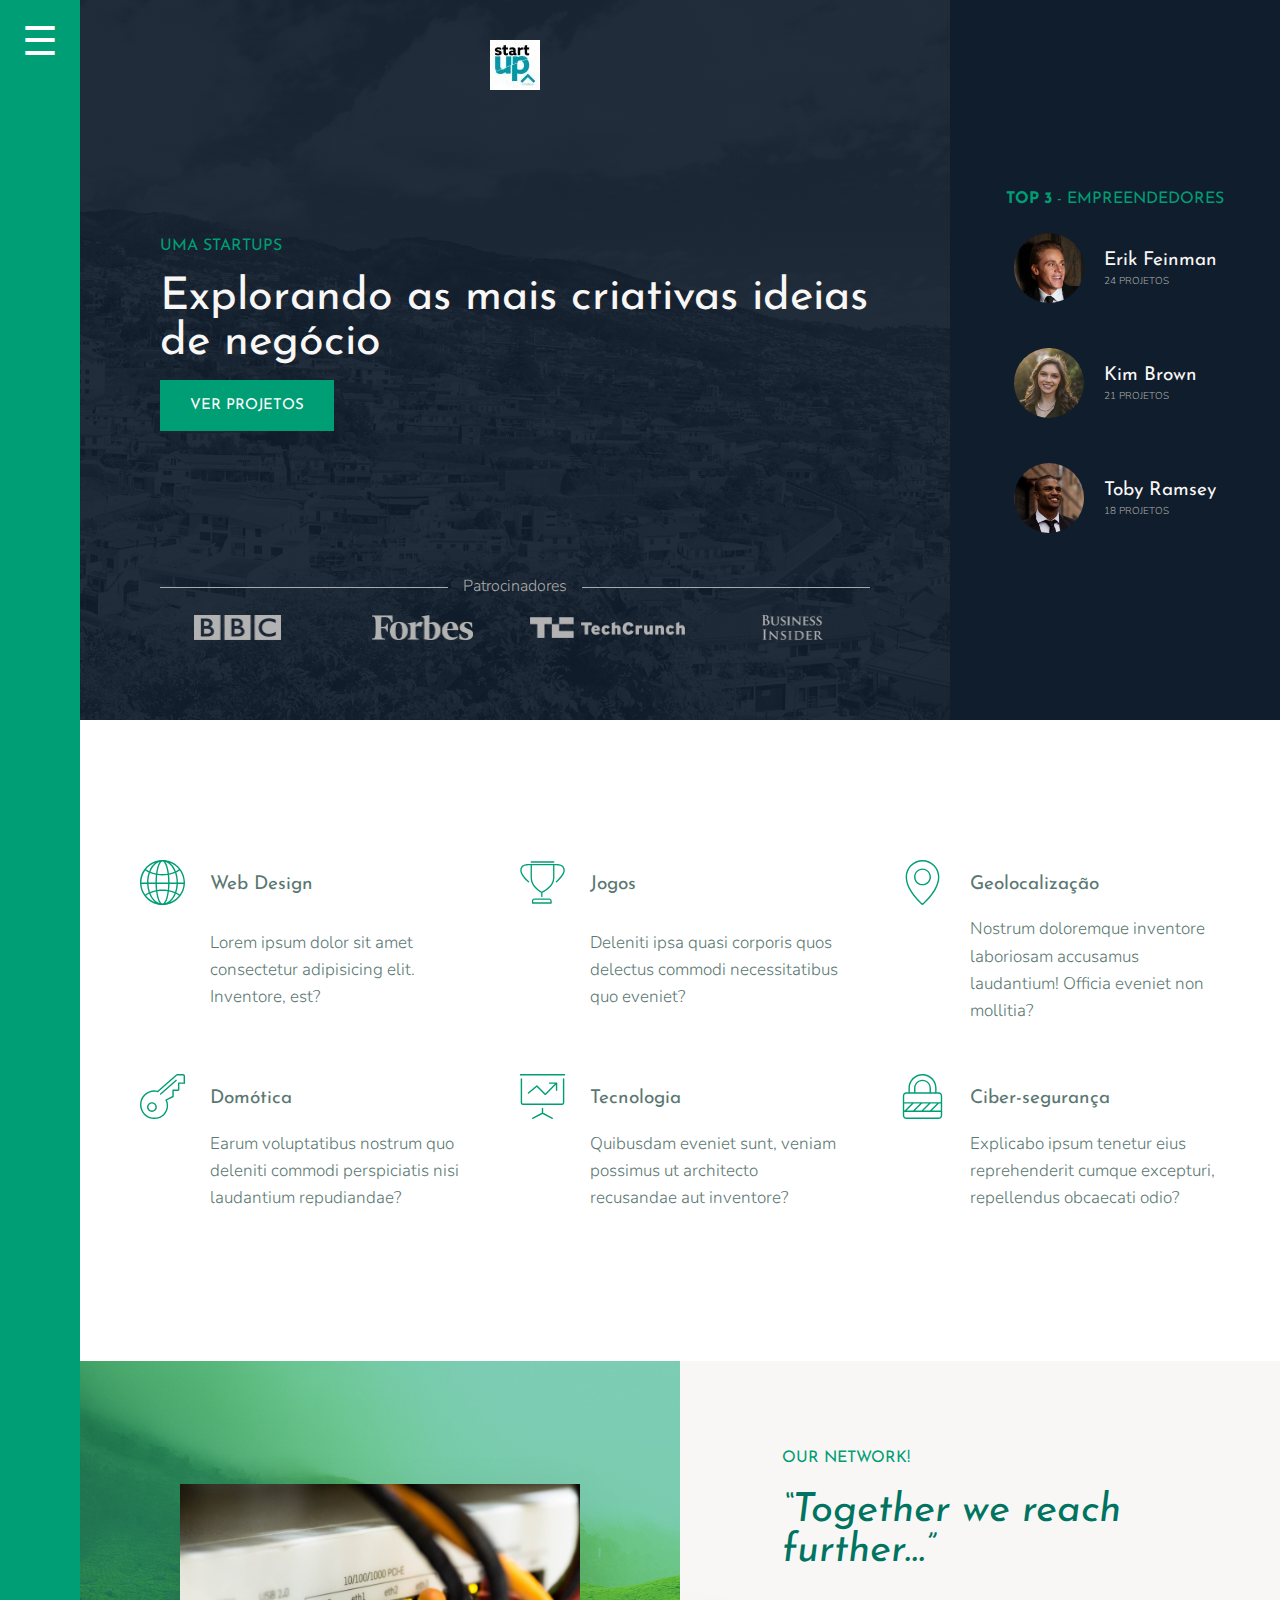
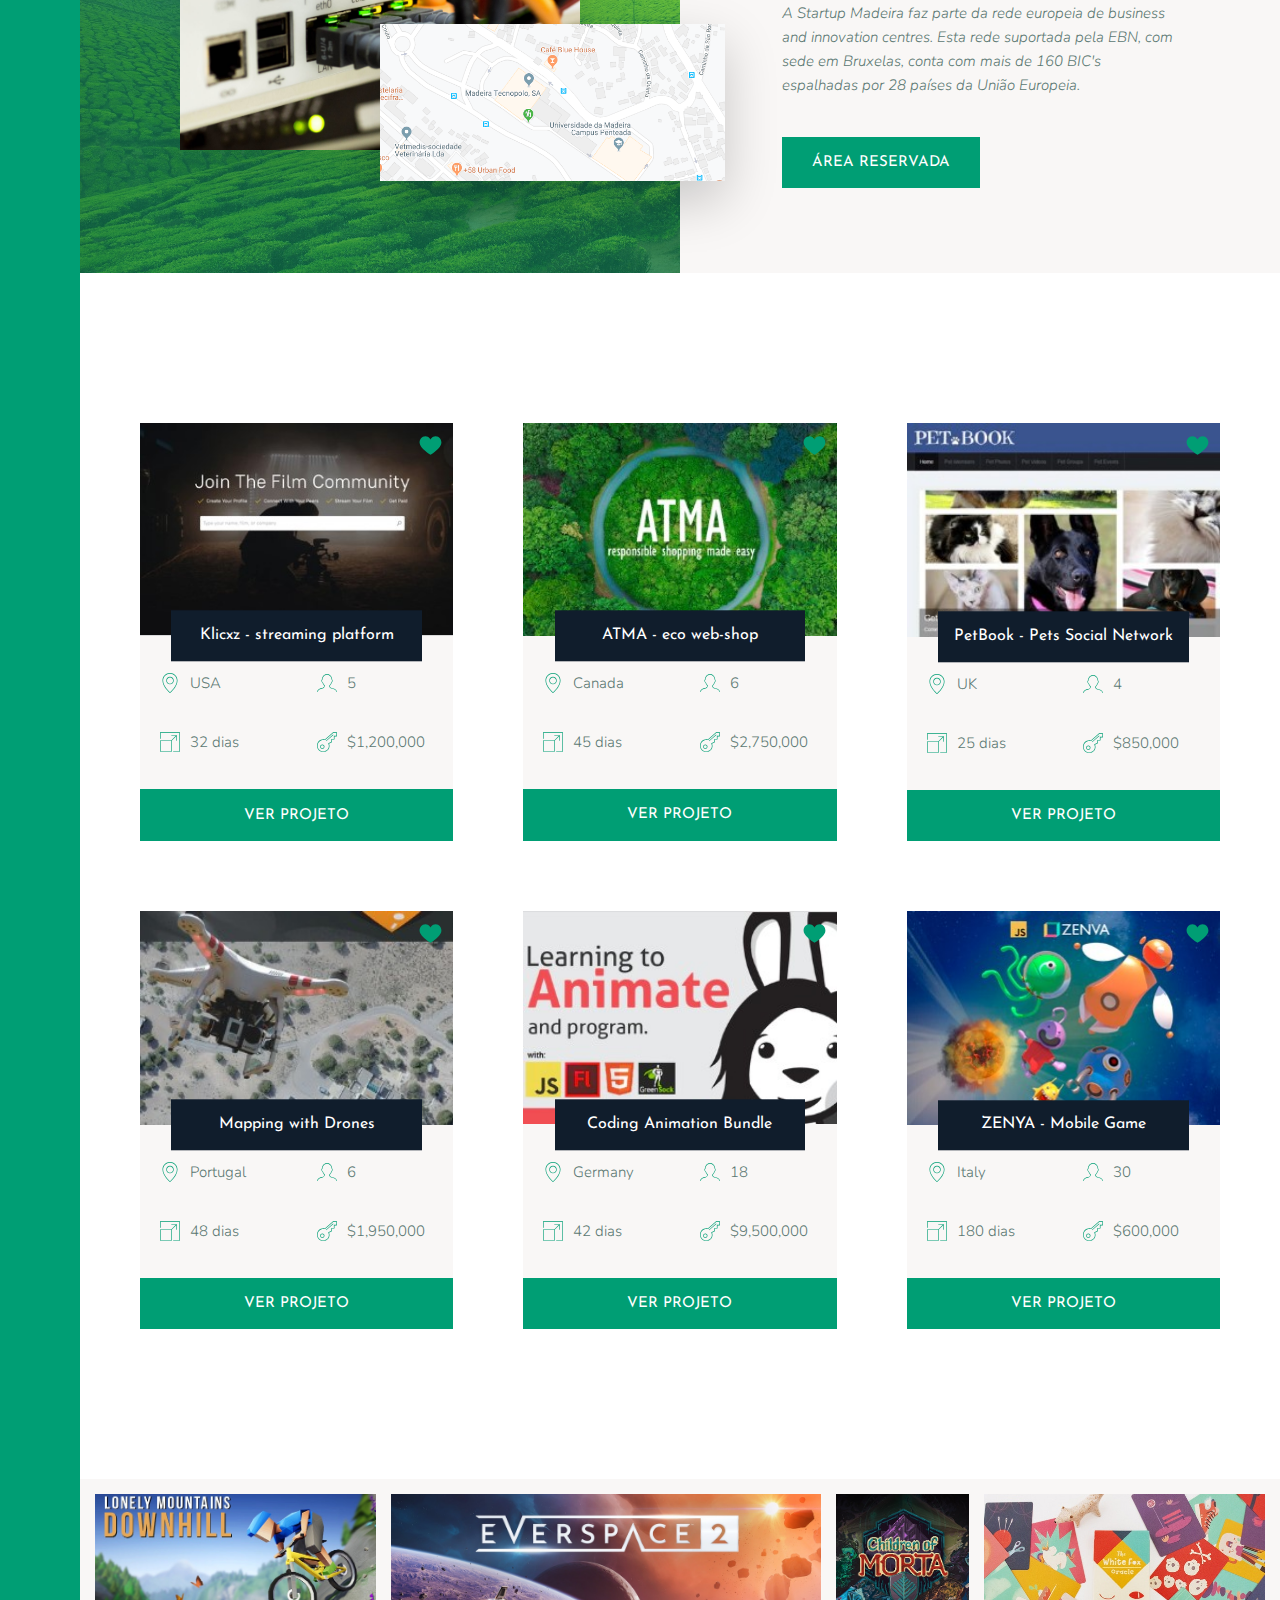
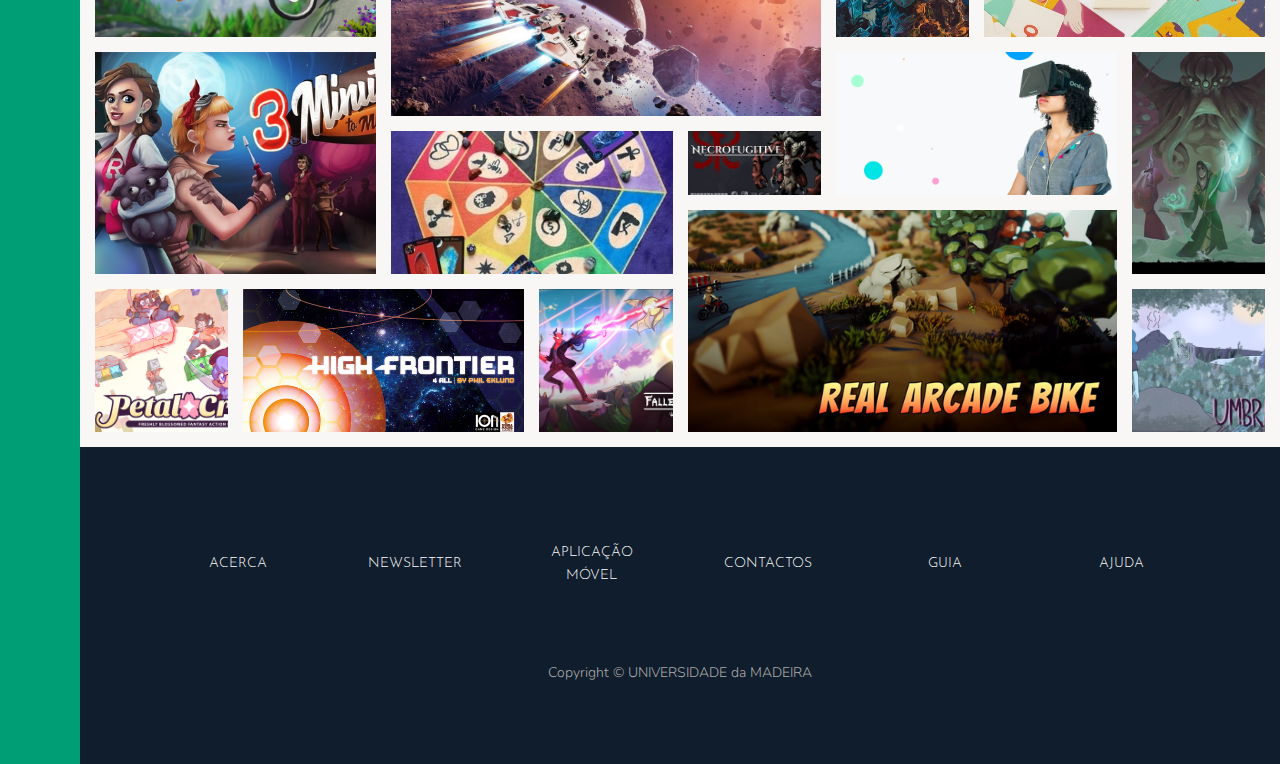
<file: Ficha-09/index.html>
<!DOCTYPE html>
<html lang="en">
    <head>
        <meta charset="UTF-8">
        <meta http-equiv="X-UA-Compatible" content="IE=edge">
        <meta name="viewport" content="width=device-width, initial-scale=1.0">
        <link href="https://fonts.googleapis.com/css?family=Josefin+Sans:300,400,400i|Nunito:300,300i" rel="stylesheet">
        <link rel="stylesheet" href="main.css">
        <title>UMaStartUp &mdash; your project, your freedom</title>
    </head>
    <body class="container">
        <div class="sidebar">
            ☰
        </div>

        <header class="header">
            <img src="img/logo.jpg" alt="logo" class="header__logo">
            <h3 class="heading-3">UMa StartUps</h3>
            <h1 class="heading-1">Explorando as mais criativas ideias de negócio</h1>
            <button class="btn header__btn">Ver Projetos</button>
            <div class="header__patrocinadores-text">Patrocinadores</div>
            <div class="header__patrocinadores-logos">
                <img src="img/logo-bbc.png" alt="BBC">
                <img src="img/logo-forbes.png" alt="Forbes">
                <img src="img/logo-techcrunch.png" alt="Tech Crunch">
                <img src="img/logo-bi.png" alt="Business Insider">
            </div>
        </header>

        <div class="empreendedores">
            <h3 class="heading-3"><strong>Top 3</strong> - Empreendedores</h3>
            <div class="empreendedores__list">
                <img src="./img/foto-1.jpeg" alt="empreendedores 1" class="empreendedores__img">
                <div class="empreendedores__details">
                    <h4 class="heading-4 heading-4--light">Erik Feinman</h4>
                    <p class="empreendedores__sold">24 projetos</p>
                </div>

                <img src="./img/foto-2.jpeg" alt="empreendedores 2" class="empreendedores__img">
                <div class="empreendedores__details">
                    <h4 class="heading-4 heading-4--light">Kim Brown</h4>
                    <p class="empreendedores__sold">21 projetos</p>
                </div>

                <img src="./img/foto-3.jpeg" alt="empreendedores 3" class="empreendedores__img">
                <div class="empreendedores__details">
                    <h4 class="heading-4 heading-4--light">Toby Ramsey</h4>
                    <p class="empreendedores__sold">18 projetos</p>
                </div>
            </div>
        </div>

        <section class="features">
            <div class="feature">
                <svg class="feature__icon">
                    <use xlink:href="img/sprite.svg#icon-global"></use>
                </svg>
                <h4 class="heading-4 heading4--dark">Web Design</h4>
                <p class="feature__text">Lorem ipsum dolor sit amet consectetur adipisicing elit. Inventore, est?</p>
            </div>
            <div class="feature">
                <svg class="feature__icon">
                    <use xlink:href="img/sprite.svg#icon-trophy"></use>
                </svg>
                <h4 class="heading-4 heading4--dark">Jogos</h4>
                <p class="feature__text">Deleniti ipsa quasi corporis quos delectus commodi necessitatibus quo eveniet?</p>
            </div>
            <div class="feature">
                <svg class="feature__icon">
                    <use xlink:href="img/sprite.svg#icon-map-pin"></use>
                </svg>
                <h4 class="heading-4 heading4--dark">Geolocalização</h4>
                <p class="feature__text">Nostrum doloremque inventore laboriosam accusamus laudantium! Officia eveniet non mollitia?</p>
            </div>
            <div class="feature">
                <svg class="feature__icon">
                    <use xlink:href="img/sprite.svg#icon-key"></use>
                </svg>
                <h4 class="heading-4 heading4--dark">Domótica</h4>
                <p class="feature__text">Earum voluptatibus nostrum quo deleniti commodi perspiciatis nisi laudantium repudiandae?</p>
            </div>
            <div class="feature">
                <svg class="feature__icon">
                    <use xlink:href="img/sprite.svg#icon-presentation"></use>
                </svg>
                <h4 class="heading-4 heading4--dark">Tecnologia</h4>
                <p class="feature__text">Quibusdam eveniet sunt, veniam possimus ut architecto recusandae aut inventore?</p>
            </div>
            <div class="feature">
                <svg class="feature__icon">
                    <use xlink:href="img/sprite.svg#icon-lock"></use>
                </svg>
                <h4 class="heading-4 heading4--dark">Ciber-segurança</h4>
                <p class="feature__text">Explicabo ipsum tenetur eius reprehenderit cumque excepturi, repellendus obcaecati odio?</p>
            </div>
        </section>

        <div class="story__pictures">
            <img src="./img/story-1.jpeg" alt="Redes" class="story__img--1">
            <img src="./img/story-2.jpeg" alt="Mapa UMa" class="story__img--2">
        </div>

        <div class="story__content">
            <h3 class="heading-3">Our network!</h3>
            <h2 class="heading-2 heading-2--dark">&ldquo;Together we reach further...&rdquo;</h2>
            <p class="story__text">
                A Startup Madeira faz parte da rede europeia de business and innovation centres. Esta rede suportada pela EBN, com sede em Bruxelas, conta com mais de 160 BIC's espalhadas por 28 países da União Europeia.
            </p>
            <button class="btn">Área Reservada</button>
        </div>

        <section class="projetos">
            <div class="projeto">
                <img src="./img/projeto-1.jpg" alt="Projeto 1" class="projeto__img">
                <svg class="projeto__like">
                    <use xlink:href="img/sprite.svg#icon-heart-full"></use>
                </svg>
                <h5 class="projeto__name">
                    Klicxz - streaming platform
                </h5>
                <div class="projeto__location">
                    <svg>
                        <use xlink:href="img/sprite.svg#icon-map-pin"></use>
                    </svg>
                    <p>USA</p>
                </div>
                <div class="projeto__rooms">
                    <svg>
                        <use xlink:href="img/sprite.svg#icon-profile-male"></use>
                    </svg>
                    <p>5</p>
                </div>
                <div class="projeto__area">
                    <svg>
                        <use xlink:href="img/sprite.svg#icon-expand"></use>
                    </svg>
                    <p>32 dias</p>
                </div>
                <div class="projeto__price">
                    <svg>
                        <use xlink:href="img/sprite.svg#icon-key"></use>
                    </svg>
                    <p>$1,200,000</p>
                </div>
                <button class="btn projeto__btn">Ver projeto</button>
            </div>
            <div class="projeto">
                <img src="./img/projeto-2.jpg" alt="Projeto 1" class="projeto__img">
                <svg class="projeto__like">
                    <use xlink:href="img/sprite.svg#icon-heart-full"></use>
                </svg>
                <h5 class="projeto__name">
                    ATMA - eco web-shop
                </h5>
                <div class="projeto__location">
                    <svg>
                        <use xlink:href="img/sprite.svg#icon-map-pin"></use>
                    </svg>
                    <p>Canada</p>
                </div>
                <div class="projeto__rooms">
                    <svg>
                        <use xlink:href="img/sprite.svg#icon-profile-male"></use>
                    </svg>
                    <p>6</p>
                </div>
                <div class="projeto__area">
                    <svg>
                        <use xlink:href="img/sprite.svg#icon-expand"></use>
                    </svg>
                    <p>45 dias</p>
                </div>
                <div class="projeto__price">
                    <svg>
                        <use xlink:href="img/sprite.svg#icon-key"></use>
                    </svg>
                    <p>$2,750,000</p>
                </div>
                <button class="btn projeto__btn">Ver projeto</button>
            </div>
            <div class="projeto">
                <img src="./img/projeto-3.jpg" alt="Projeto 1" class="projeto__img">
                <svg class="projeto__like">
                    <use xlink:href="img/sprite.svg#icon-heart-full"></use>
                </svg>
                <h5 class="projeto__name">
                    PetBook - Pets Social Network
                </h5>
                <div class="projeto__location">
                    <svg>
                        <use xlink:href="img/sprite.svg#icon-map-pin"></use>
                    </svg>
                    <p>UK</p>
                </div>
                <div class="projeto__rooms">
                    <svg>
                        <use xlink:href="img/sprite.svg#icon-profile-male"></use>
                    </svg>
                    <p>4</p>
                </div>
                <div class="projeto__area">
                    <svg>
                        <use xlink:href="img/sprite.svg#icon-expand"></use>
                    </svg>
                    <p>25 dias</p>
                </div>
                <div class="projeto__price">
                    <svg>
                        <use xlink:href="img/sprite.svg#icon-key"></use>
                    </svg>
                    <p>$850,000</p>
                </div>
                <button class="btn projeto__btn">Ver projeto</button>
            </div>
            <div class="projeto">
                <img src="./img/projeto-4.jpg" alt="Projeto 1" class="projeto__img">
                <svg class="projeto__like">
                    <use xlink:href="img/sprite.svg#icon-heart-full"></use>
                </svg>
                <h5 class="projeto__name">
                    Mapping with Drones
                </h5>
                <div class="projeto__location">
                    <svg>
                        <use xlink:href="img/sprite.svg#icon-map-pin"></use>
                    </svg>
                    <p>Portugal</p>
                </div>
                <div class="projeto__rooms">
                    <svg>
                        <use xlink:href="img/sprite.svg#icon-profile-male"></use>
                    </svg>
                    <p>6</p>
                </div>
                <div class="projeto__area">
                    <svg>
                        <use xlink:href="img/sprite.svg#icon-expand"></use>
                    </svg>
                    <p>48 dias</p>
                </div>
                <div class="projeto__price">
                    <svg>
                        <use xlink:href="img/sprite.svg#icon-key"></use>
                    </svg>
                    <p>$1,950,000</p>
                </div>
                <button class="btn projeto__btn">Ver projeto</button>
            </div>
            <div class="projeto">
                <img src="./img/projeto-5.jpg" alt="Projeto 1" class="projeto__img">
                <svg class="projeto__like">
                    <use xlink:href="img/sprite.svg#icon-heart-full"></use>
                </svg>
                <h5 class="projeto__name">
                    Coding Animation Bundle
                </h5>
                <div class="projeto__location">
                    <svg>
                        <use xlink:href="img/sprite.svg#icon-map-pin"></use>
                    </svg>
                    <p>Germany</p>
                </div>
                <div class="projeto__rooms">
                    <svg>
                        <use xlink:href="img/sprite.svg#icon-profile-male"></use>
                    </svg>
                    <p>18</p>
                </div>
                <div class="projeto__area">
                    <svg>
                        <use xlink:href="img/sprite.svg#icon-expand"></use>
                    </svg>
                    <p>42 dias</p>
                </div>
                <div class="projeto__price">
                    <svg>
                        <use xlink:href="img/sprite.svg#icon-key"></use>
                    </svg>
                    <p>$9,500,000</p>
                </div>
                <button class="btn projeto__btn">Ver projeto</button>
            </div>
            <div class="projeto">
                <img src="./img/projeto-6.jpg" alt="Projeto 1" class="projeto__img">
                <svg class="projeto__like">
                    <use xlink:href="img/sprite.svg#icon-heart-full"></use>
                </svg>
                <h5 class="projeto__name">
                    ZENYA - Mobile Game
                </h5>
                <div class="projeto__location">
                    <svg>
                        <use xlink:href="img/sprite.svg#icon-map-pin"></use>
                    </svg>
                    <p>Italy</p>
                </div>
                <div class="projeto__rooms">
                    <svg>
                        <use xlink:href="img/sprite.svg#icon-profile-male"></use>
                    </svg>
                    <p>30</p>
                </div>
                <div class="projeto__area">
                    <svg>
                        <use xlink:href="img/sprite.svg#icon-expand"></use>
                    </svg>
                    <p>180 dias</p>
                </div>
                <div class="projeto__price">
                    <svg>
                        <use xlink:href="img/sprite.svg#icon-key"></use>
                    </svg>
                    <p>$600,000</p>
                </div>
                <button class="btn projeto__btn">Ver projeto</button>
            </div>
        </section>

        <section class="gallery">
            <figure class="gallery__item gallery__item--1"><img src="img/gal-1.jpeg" alt="img1" class="gallery_img"></figure>
            <figure class="gallery__item gallery__item--2"><img src="img/gal-2.jpeg" alt="img2" class="gallery_img"></figure>
            <figure class="gallery__item gallery__item--3"><img src="img/gal-3.jpeg" alt="img3" class="gallery_img"></figure>
            <figure class="gallery__item gallery__item--4"><img src="img/gal-4.jpeg" alt="img4" class="gallery_img"></figure>
            <figure class="gallery__item gallery__item--5"><img src="img/gal-5.jpeg" alt="img5" class="gallery_img"></figure>
            <figure class="gallery__item gallery__item--6"><img src="img/gal-6.jpeg" alt="img6" class="gallery_img"></figure>
            <figure class="gallery__item gallery__item--7"><img src="img/gal-7.jpeg" alt="img7" class="gallery_img"></figure>
            <figure class="gallery__item gallery__item--8"><img src="img/gal-8.jpeg" alt="img8" class="gallery_img"></figure>
            <figure class="gallery__item gallery__item--9"><img src="img/gal-9.jpeg" alt="img9" class="gallery_img"></figure>
            <figure class="gallery__item gallery__item--10"><img src="img/gal-10.jpeg" alt="img10" class="gallery_img"></figure>
            <figure class="gallery__item gallery__item--11"><img src="img/gal-11.jpeg" alt="img11" class="gallery_img"></figure>
            <figure class="gallery__item gallery__item--12"><img src="img/gal-12.jpeg" alt="img12" class="gallery_img"></figure>
            <figure class="gallery__item gallery__item--13"><img src="img/gal-13.jpeg" alt="img13" class="gallery_img"></figure>
            <figure class="gallery__item gallery__item--14"><img src="img/gal-14.jpeg" alt="img14" class="gallery_img"></figure>
        </section>

        <footer class="footer">
            <ul class="nav">
                <li class="nav__item"><a href="#" class="nav__link">Acerca</a></li>
                <li class="nav__item"><a href="#" class="nav__link">Newsletter</a></li>
                <li class="nav__item"><a href="#" class="nav__link">Aplicação Móvel</a></li>
                <li class="nav__item"><a href="#" class="nav__link">Contactos</a></li>
                <li class="nav__item"><a href="#" class="nav__link">Guia</a></li>
                <li class="nav__item"><a href="#" class="nav__link">Ajuda</a></li>
            </ul>
            <p class="copyright">
                Copyright &copy; UNIVERSIDADE da MADEIRA
            </p>
        </footer>
    </body>
</html>
</file>
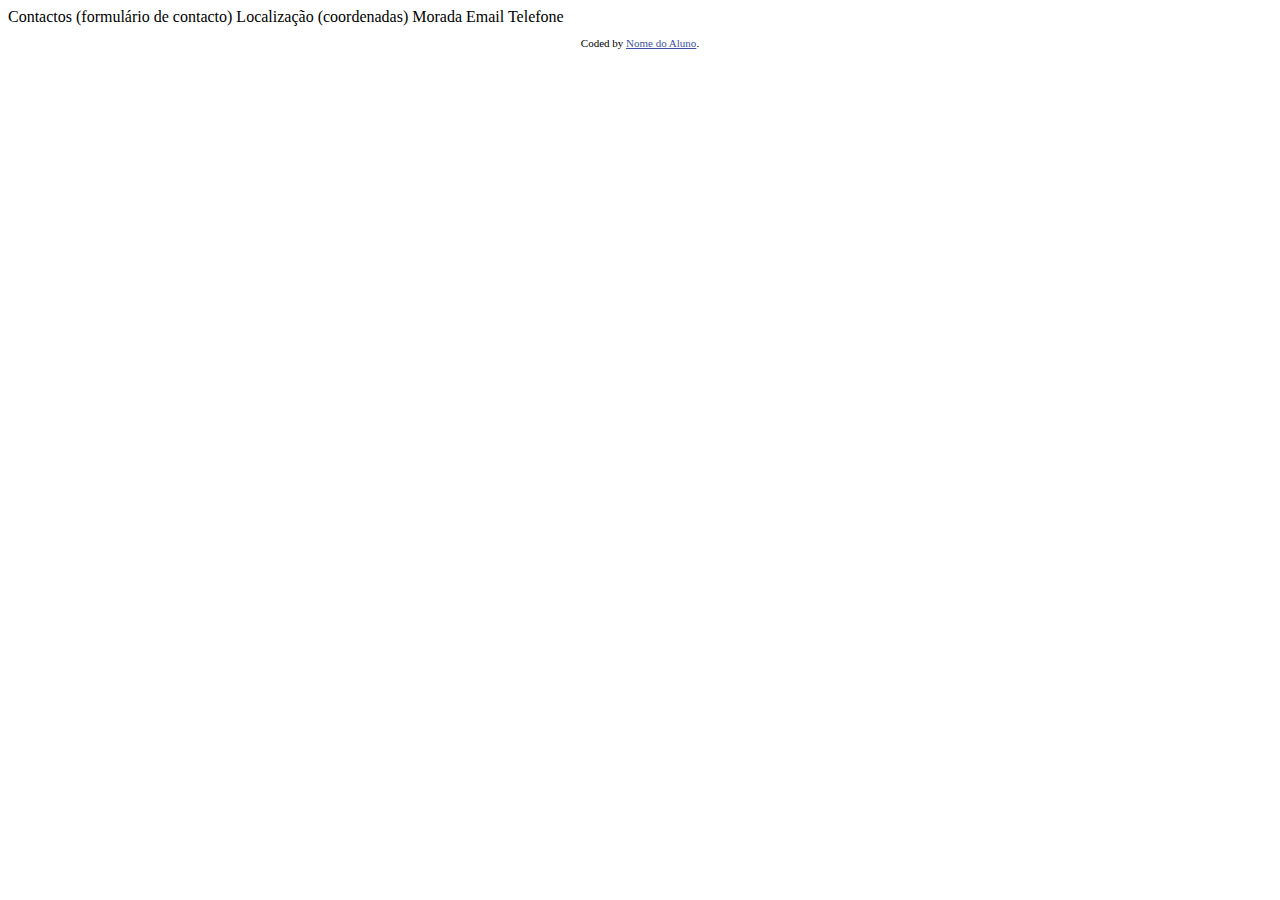
<file: Ficha-06-layouts-desktop/Ficha 06 - Ficheiros de apoio-20221025/contatos/index.html>
<!DOCTYPE html>
<html lang="en">
<head>
  <meta charset="UTF-8">
  <meta name="viewport" content="width=device-width, initial-scale=1.0"> 

  <link rel="icon" type="image/png" sizes="32x32" href="./images/favicon-32x32.png">
  
  <title>Contact Page</title>

  <style>
    .attribution { font-size: 11px; text-align: center; }
    .attribution a { color: hsl(228, 45%, 44%); }
  </style>
</head>
<body>

  Contactos

  (formulário de contacto)

  Localização (coordenadas)
  Morada
  Email
  Telefone


  <footer>
    <p class="attribution">
      Coded by <a href="#">Nome do Aluno</a>.
    </p>
  </footer>
</body>
</html>
</file>
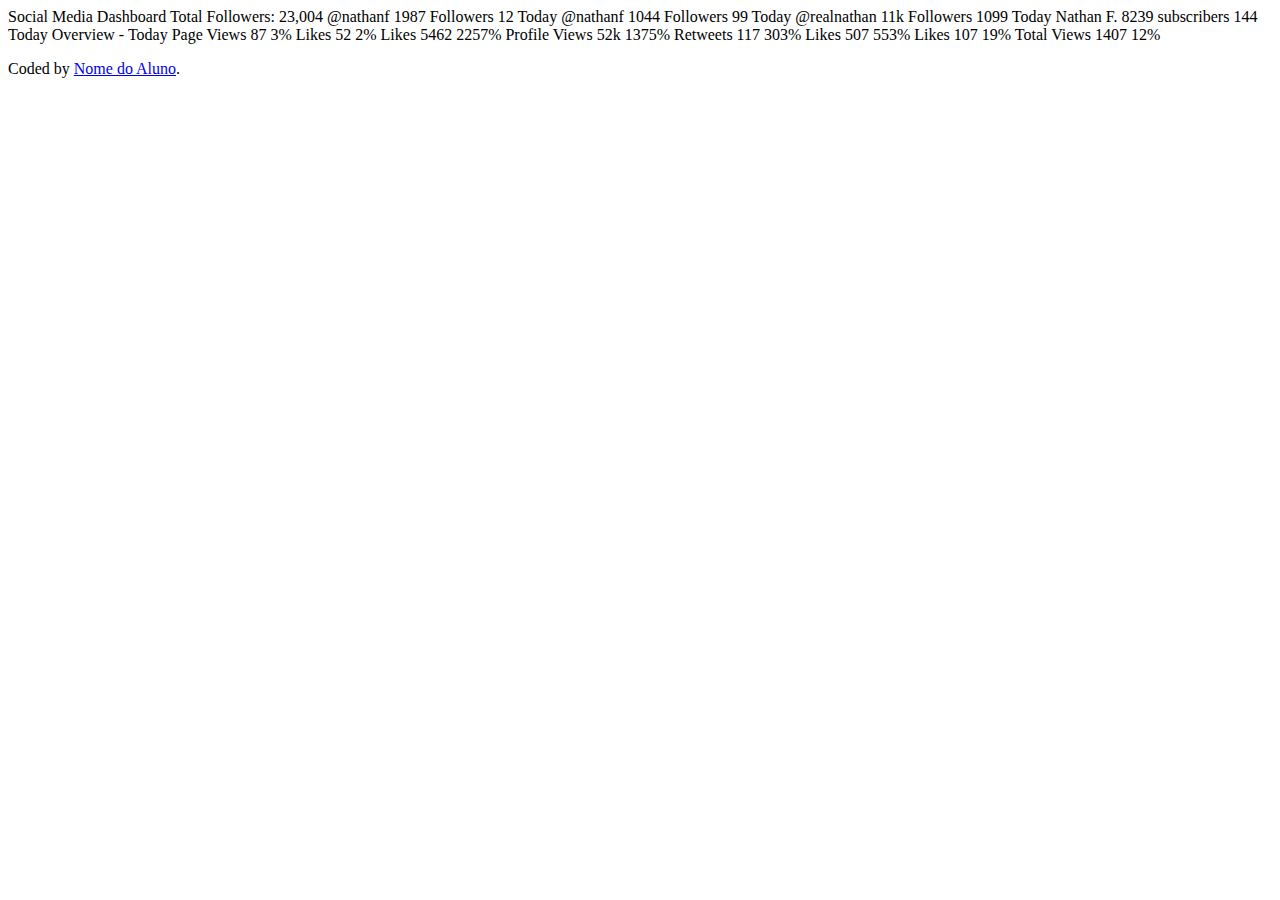
<file: Ficha-06-layouts-desktop/Ficha 06 - Ficheiros de apoio-20221025/dashboard/index.html>
<!DOCTYPE html>
<html lang="en">

<head>
  <meta charset="UTF-8">
  <meta name="viewport" content="width=device-width, initial-scale=1.0">
  <!-- displays site properly based on user's device -->

  <link rel="icon" type="image/png" sizes="32x32" href="./images/favicon-32x32.png">
 
  <title>Social Media Dashboard</title>


</head>

<body>
  Social Media Dashboard
  Total Followers: 23,004

  @nathanf
  1987
  Followers
  12 Today
  @nathanf
  1044
  Followers
  99 Today
  @realnathan
              
  11k
  Followers
  1099 Today

  Nathan F.
  8239
  subscribers
  144 Today
            
  Overview - Today

  Page Views
  87
  3%
    
  Likes
  52
  2%

  Likes
  5462
  2257%

  Profile Views
  52k
  1375%

  Retweets
  117
  303%

  Likes
  507
  553%

  Likes
  107
  19%
                
  Total Views
  1407
  12%

  <footer>
    <p class="attribution">
      Coded by <a href="#">Nome do Aluno</a>.
    </p>
  </footer>

</body>

</html>
</file>
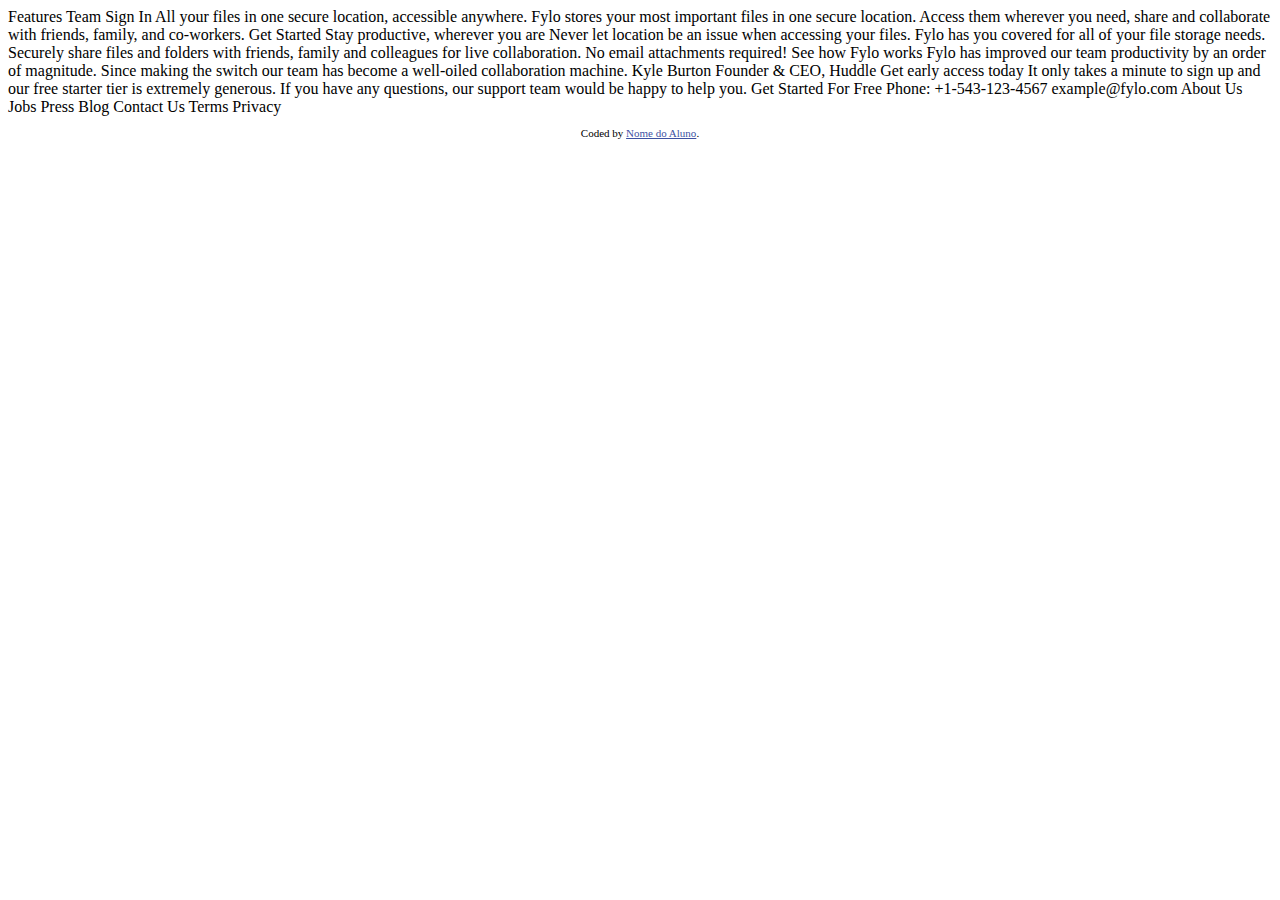
<file: Ficha-06-layouts-desktop/Ficha 06 - Ficheiros de apoio-20221025/landing/index.html>
<!DOCTYPE html>
<html lang="en">
<head>
  <meta charset="UTF-8">
  <meta name="viewport" content="width=device-width, initial-scale=1.0"> 

  <link rel="icon" type="image/png" sizes="32x32" href="./images/favicon-32x32.png">
  
  <title>Landing page with two column layout</title>

  <style>
    .attribution { font-size: 11px; text-align: center; }
    .attribution a { color: hsl(228, 45%, 44%); }
  </style>
</head>
<body>

  Features
  Team
  Sign In

  All your files in one secure location, accessible anywhere.

  Fylo stores your most important files in one secure location. 
  Access them wherever you need, share and collaborate with friends, 
  family, and co-workers.

  Get Started

  Stay productive, wherever you are

  Never let location be an issue when accessing your files. Fylo has you 
  covered for all of your file storage needs.

  Securely share files and folders with friends, family and colleagues for 
  live collaboration. No email attachments required!

  See how Fylo works

  Fylo has improved our team productivity by an order of magnitude. Since 
  making the switch our team has become a well-oiled collaboration machine.

  Kyle Burton
  Founder & CEO, Huddle

  Get early access today

  It only takes a minute to sign up and our free starter tier is extremely generous. 
  If you have any questions, our support team would be happy to help you.

  Get Started For Free

  Phone: +1-543-123-4567
  example@fylo.com

  About Us
  Jobs
  Press
  Blog

  Contact Us
  Terms
  Privacy

  <footer>
    <p class="attribution">
      Coded by <a href="#">Nome do Aluno</a>.
    </p>
  </footer>
</body>
</html>
</file>
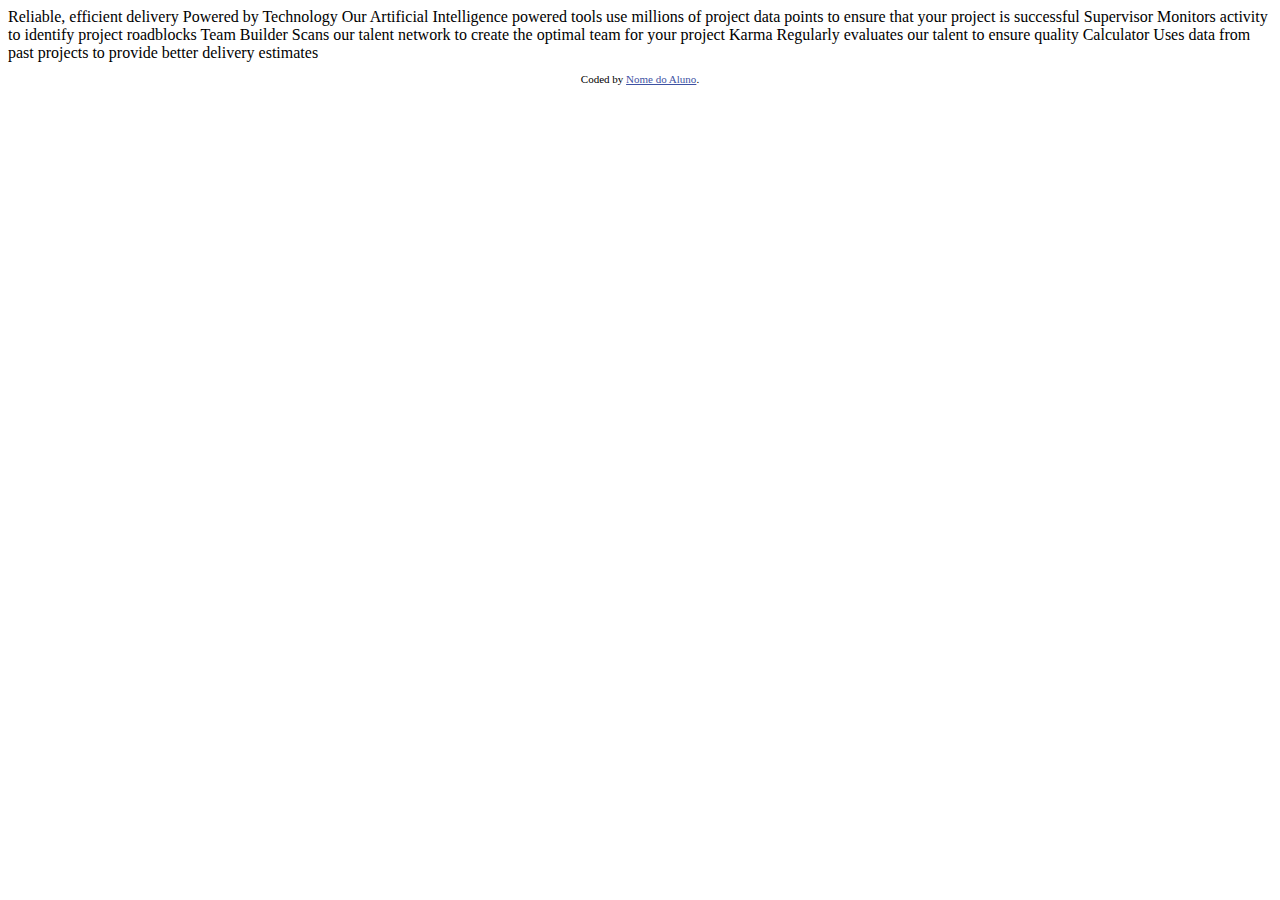
<file: Ficha-06-layouts-desktop/Ficha 06 - Ficheiros de apoio-20221025/projetos/index.html>
<!DOCTYPE html>
<html lang="en">

<head>

  <meta charset="UTF-8">
  <meta name="viewport" content="width=device-width, initial-scale=1.0">

  <link rel="icon" type="image/png" sizes="32x32" href="./images/favicon-32x32.png">

  <title>Project page</title>

  <style>
    .attribution { font-size: 11px; text-align: center; }
    .attribution a { color: hsl(228, 45%, 44%); }
  </style>
</head>
<body>

  Reliable, efficient delivery Powered by Technology

  Our Artificial Intelligence powered tools use millions of project data points to ensure that your project is successful


  Supervisor
  Monitors activity to identify project roadblocks

  Team Builder
  Scans our talent network to create the optimal team for your project

  Karma
  Regularly evaluates our talent to ensure quality

  Calculator
  Uses data from past projects to provide better delivery estimates


  <footer>
    <p class="attribution">
      Coded by <a href="#">Nome do Aluno</a>.
    </p>
  </footer>
</body>
</html>
</file>
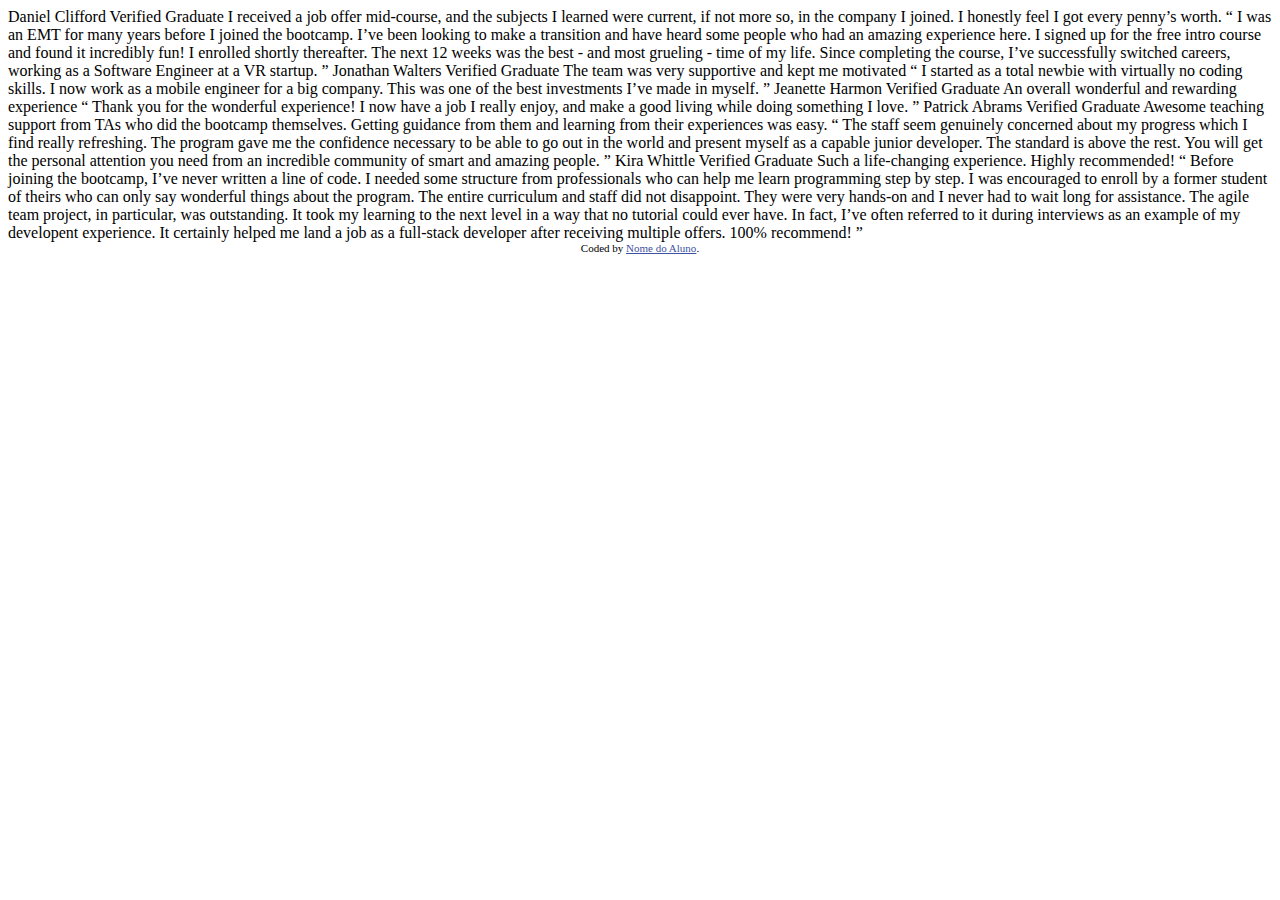
<file: Ficha-06-layouts-desktop/Ficha 06 - Ficheiros de apoio-20221025/recomendacoes/index.html>
<!DOCTYPE html>
<html lang="en">
<head>
  <meta charset="UTF-8">
  <meta name="viewport" content="width=device-width, initial-scale=1.0"> 

  <link rel="icon" type="image/png" sizes="32x32" href="./images/favicon-32x32.png">
  
  <title>Recomendações</title>

  <style>
    .attribution { font-size: 11px; text-align: center; }
    .attribution a { color: hsl(228, 45%, 44%); }
  </style>
</head>
<body>
  Daniel Clifford
  Verified Graduate

  I received a job offer mid-course, and the subjects I learned were current, if not more so, 
  in the company I joined. I honestly feel I got every penny’s worth.

  “ I was an EMT for many years before I joined the bootcamp. I’ve been looking to make a 
  transition and have heard some people who had an amazing experience here. I signed up 
  for the free intro course and found it incredibly fun! I enrolled shortly thereafter. 
  The next 12 weeks was the best - and most grueling - time of my life. Since completing 
  the course, I’ve successfully switched careers, working as a Software Engineer at a VR startup. ”

  Jonathan Walters
  Verified Graduate

  The team was very supportive and kept me motivated

  “ I started as a total newbie with virtually no coding skills. I now work as a mobile engineer 
  for a big company. This was one of the best investments I’ve made in myself. ”

  Jeanette Harmon
  Verified Graduate

  An overall wonderful and rewarding experience

  “ Thank you for the wonderful experience! I now have a job I really enjoy, and make a good living 
  while doing something I love. ”

  Patrick Abrams
  Verified Graduate

  Awesome teaching support from TAs who did the bootcamp themselves. Getting guidance from them and 
  learning from their experiences was easy.

  “ The staff seem genuinely concerned about my progress which I find really refreshing. The program 
  gave me the confidence necessary to be able to go out in the world and present myself as a capable 
  junior developer. The standard is above the rest. You will get the personal attention you need from 
  an incredible community of smart and amazing people. ”

  Kira Whittle
  Verified Graduate

  Such a life-changing experience. Highly recommended!

  “ Before joining the bootcamp, I’ve never written a line of code. I needed some structure from 
  professionals who can help me learn programming step by step. I was encouraged to enroll by a former 
  student of theirs who can only say wonderful things about the program. The entire curriculum and staff 
  did not disappoint. They were very hands-on and I never had to wait long for assistance. The agile team 
  project, in particular, was outstanding. It took my learning to the next level in a way that no tutorial 
  could ever have. In fact, I’ve often referred to it during interviews as an example of my developent 
  experience. It certainly helped me land a job as a full-stack developer after receiving multiple offers. 
  100% recommend! ”
  
  <div class="attribution">
    Coded by <a href="#">Nome do Aluno</a>.
  </div>
</body>
</html>
</file>
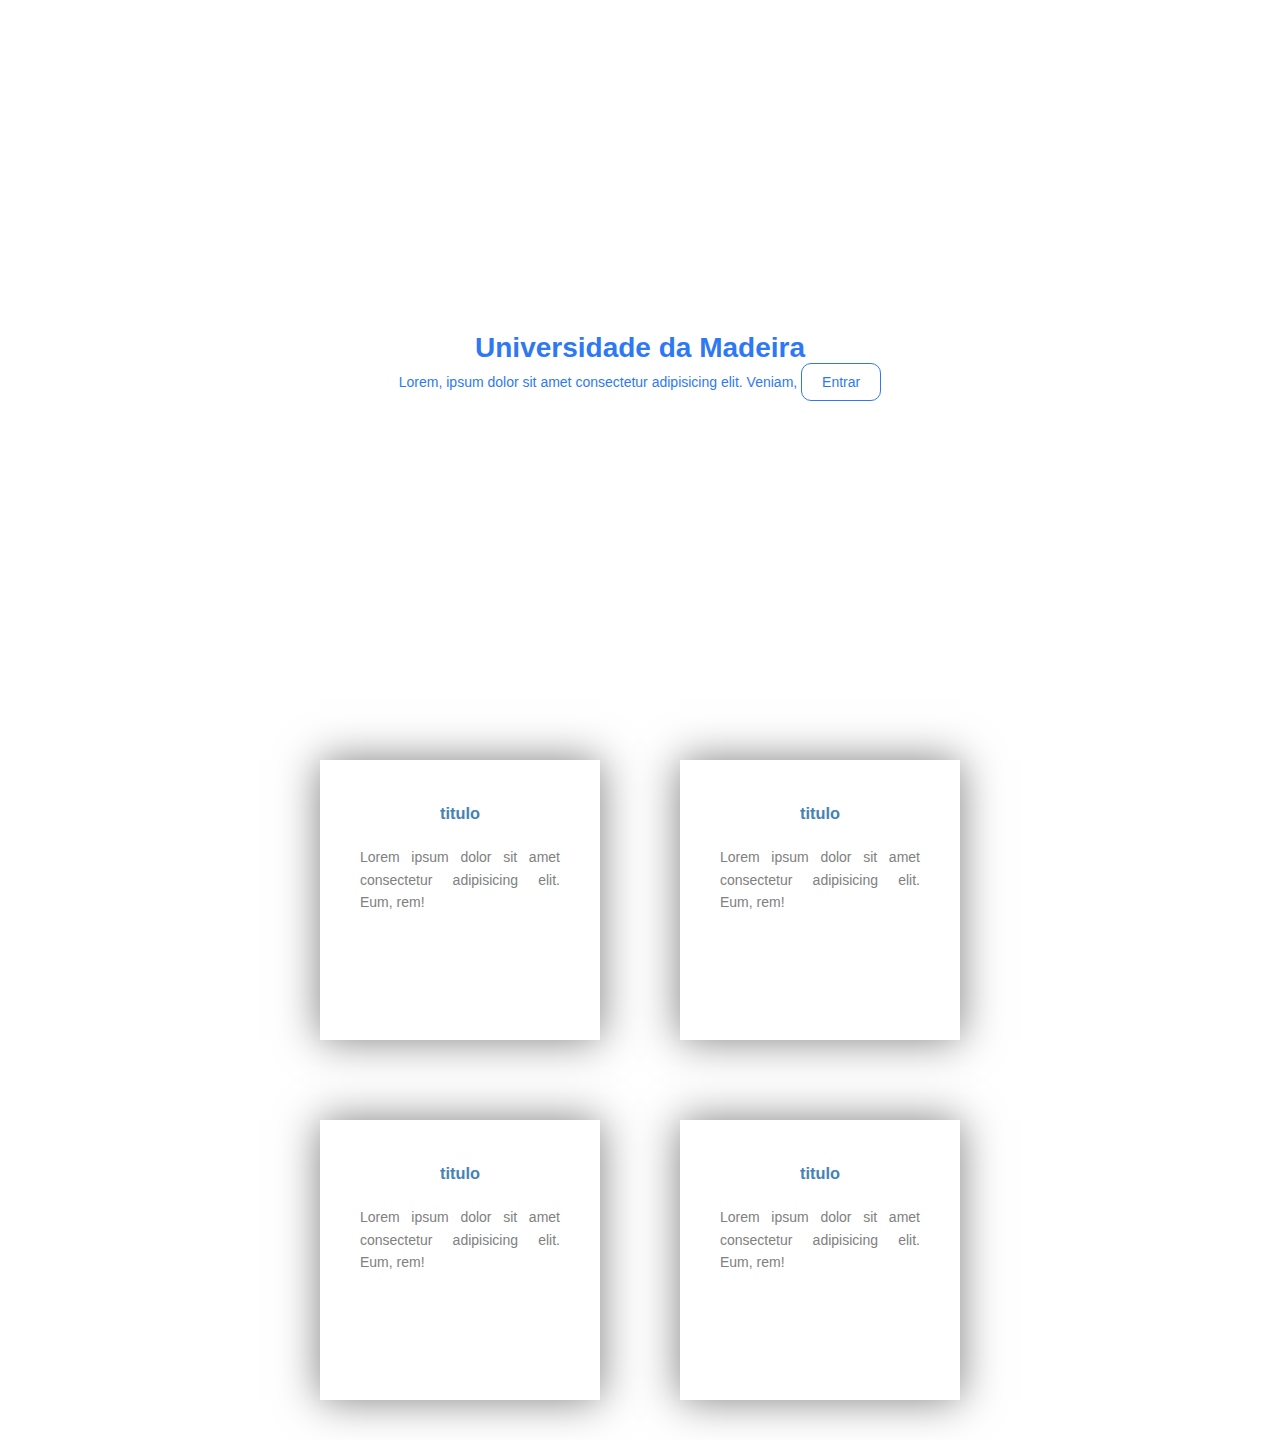
<file: Ficha 04-5-Website com flexbox/ficha 4-5 website usando flexbox.html>
<!DOCTYPE html>
<html lang="pt">
    <head>
        <meta charset="UTF-8">
        <meta http-equiv="X-UA-Compatible" content="IE=edge">
        <meta name="viewport" content="width=device-width, initial-scale=1.0">        
        <link rel="stylesheet" type="text/css" href="css7.css"/>
        <title>UMa</title>
    </head>
    <body>
        <div class="flexbox">
            <header id="fundo">
                <h1>Universidade da Madeira</h1>
                <p>Lorem, ipsum dolor sit amet consectetur adipisicing elit. Veniam,
                <a href="#" class="button">Entrar</a>
            </header>
            <section class="flexcontainer">
                <div class="painel">
                    <h3 class="painel_titulo">titulo</h3>
                    <p>Lorem ipsum dolor sit amet consectetur adipisicing elit. Eum, rem!</p>
                </div>
                <div class="painel">
                    <h3 class="painel_titulo">titulo</h3>
                    <p>Lorem ipsum dolor sit amet consectetur adipisicing elit. Eum, rem!</p>
                </div>
                <div class="painel">
                    <h3 class="painel_titulo">titulo</h3>
                    <p>Lorem ipsum dolor sit amet consectetur adipisicing elit. Eum, rem!</p>
                </div>
                <div class="painel">
                    <h3 class="painel_titulo">titulo</h3>
                    <p>Lorem ipsum dolor sit amet consectetur adipisicing elit. Eum, rem!</p>
                </div>
            </section>
        </div>
    </body>
</html>
</file>
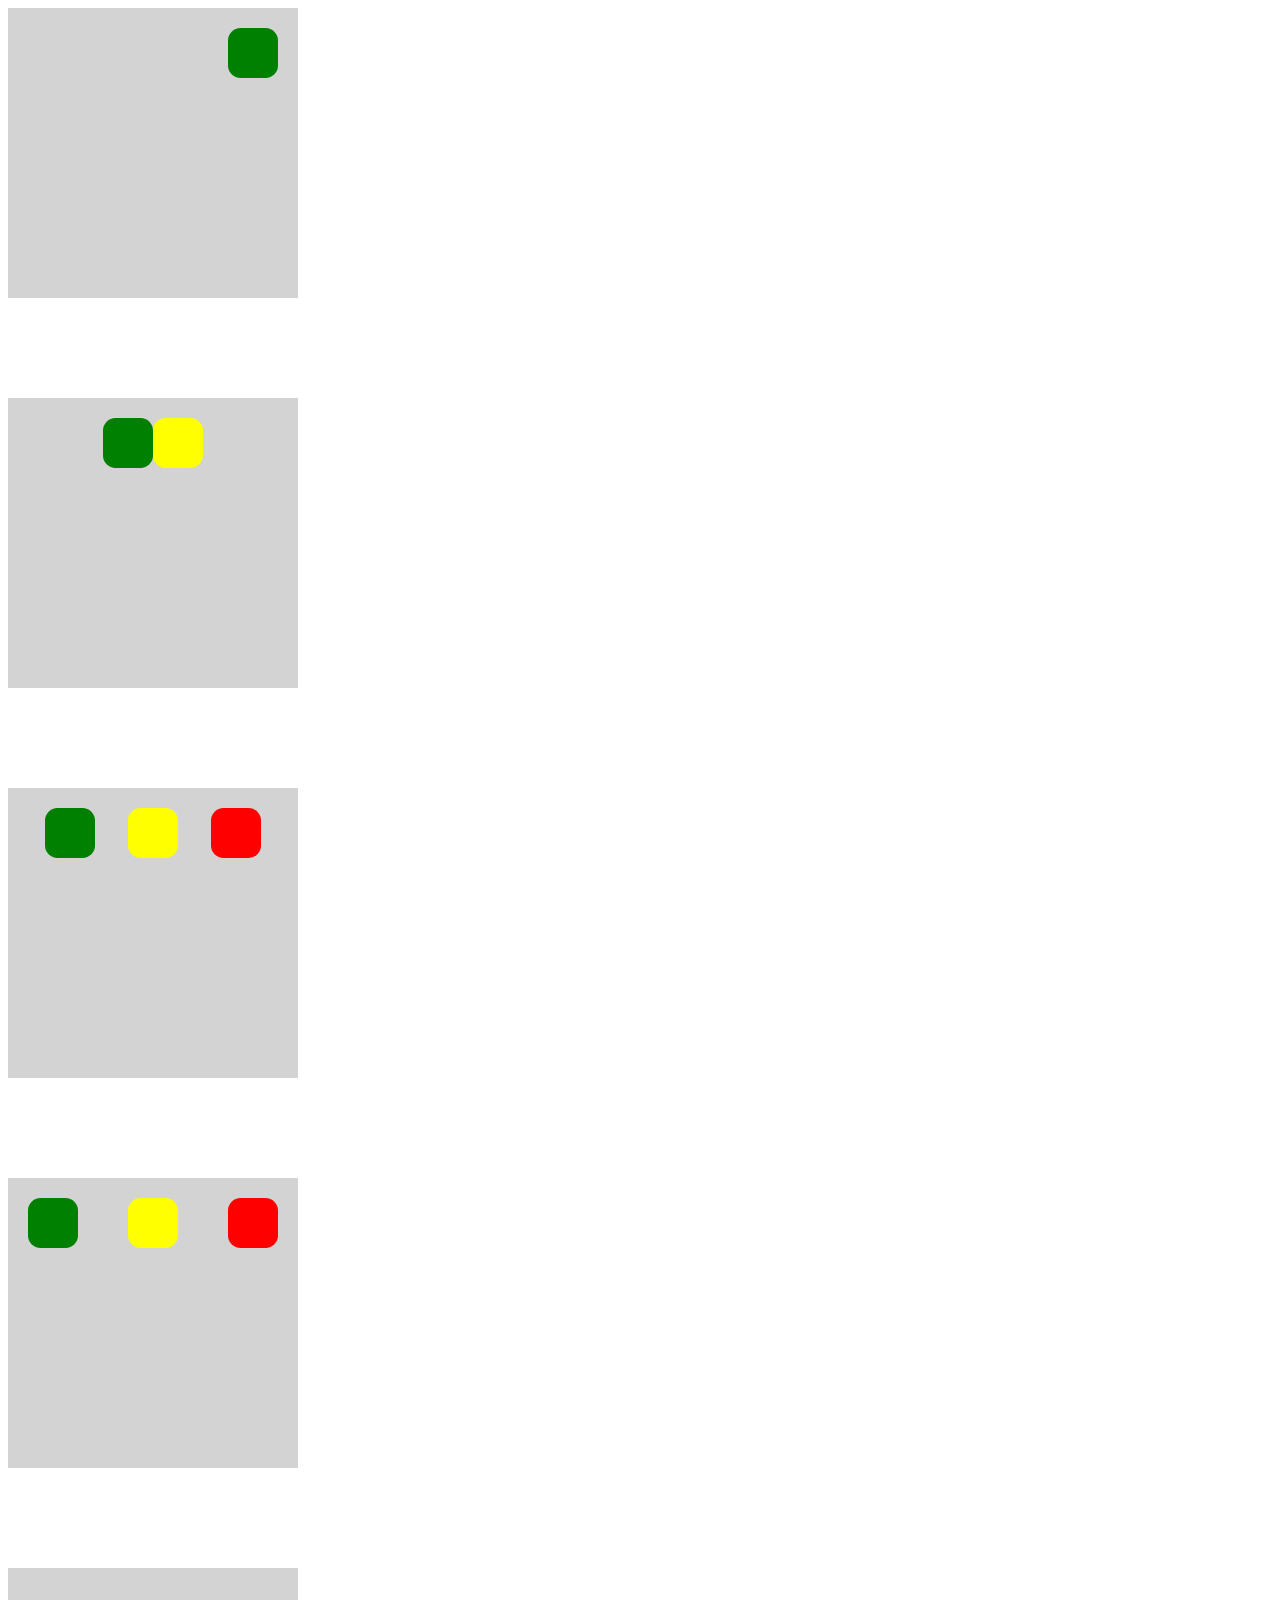
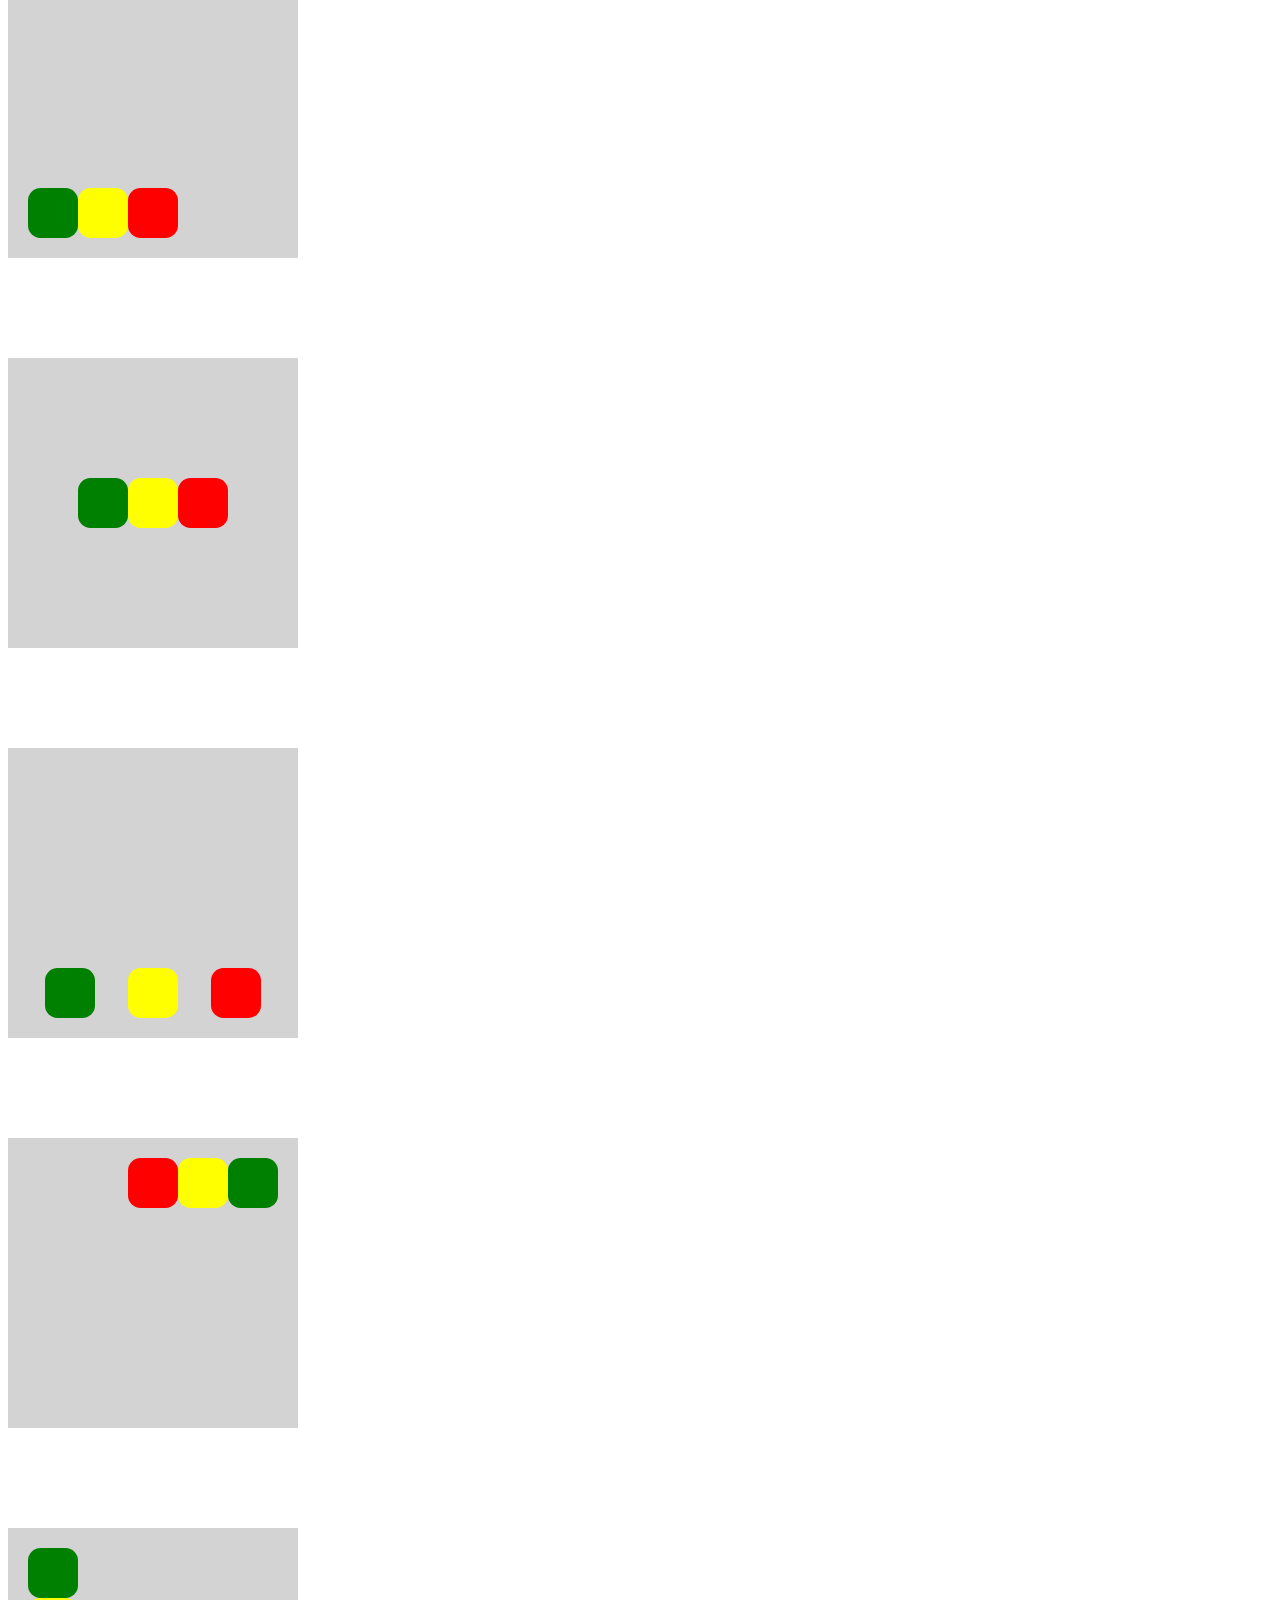
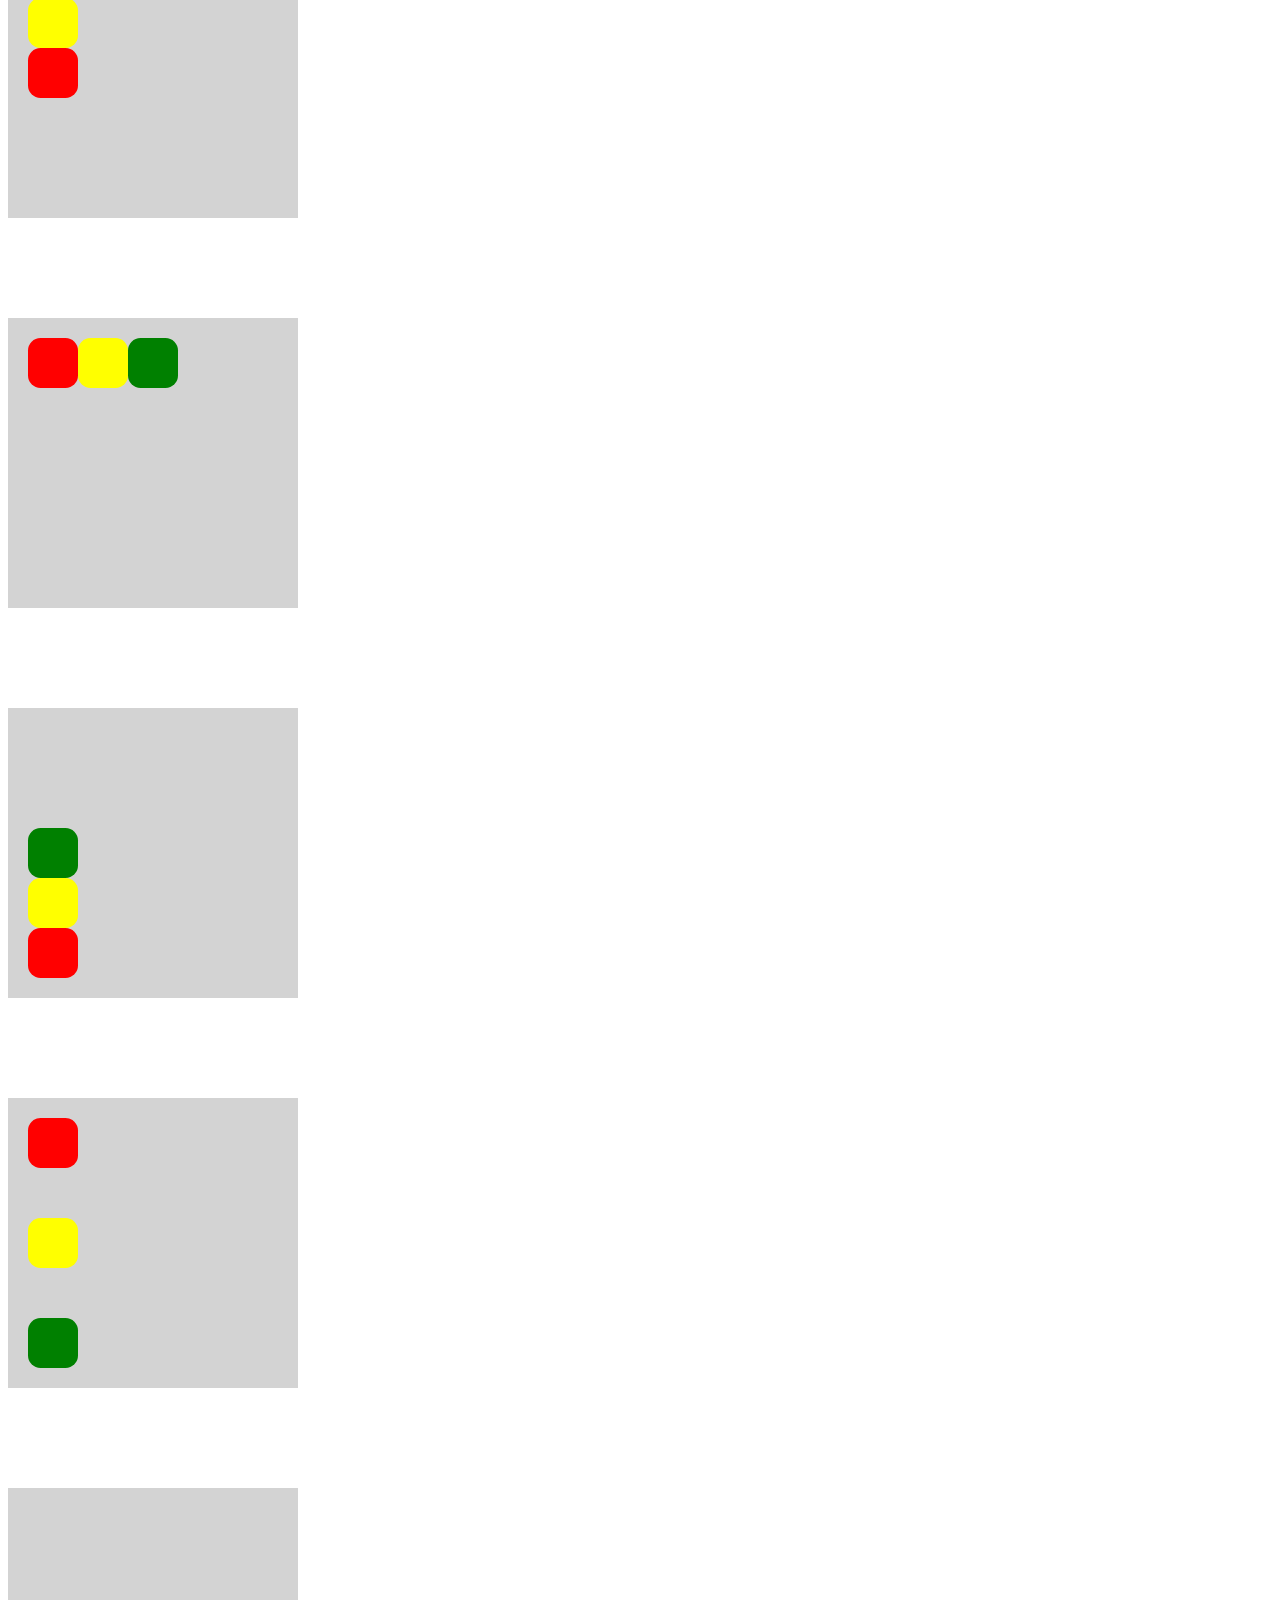
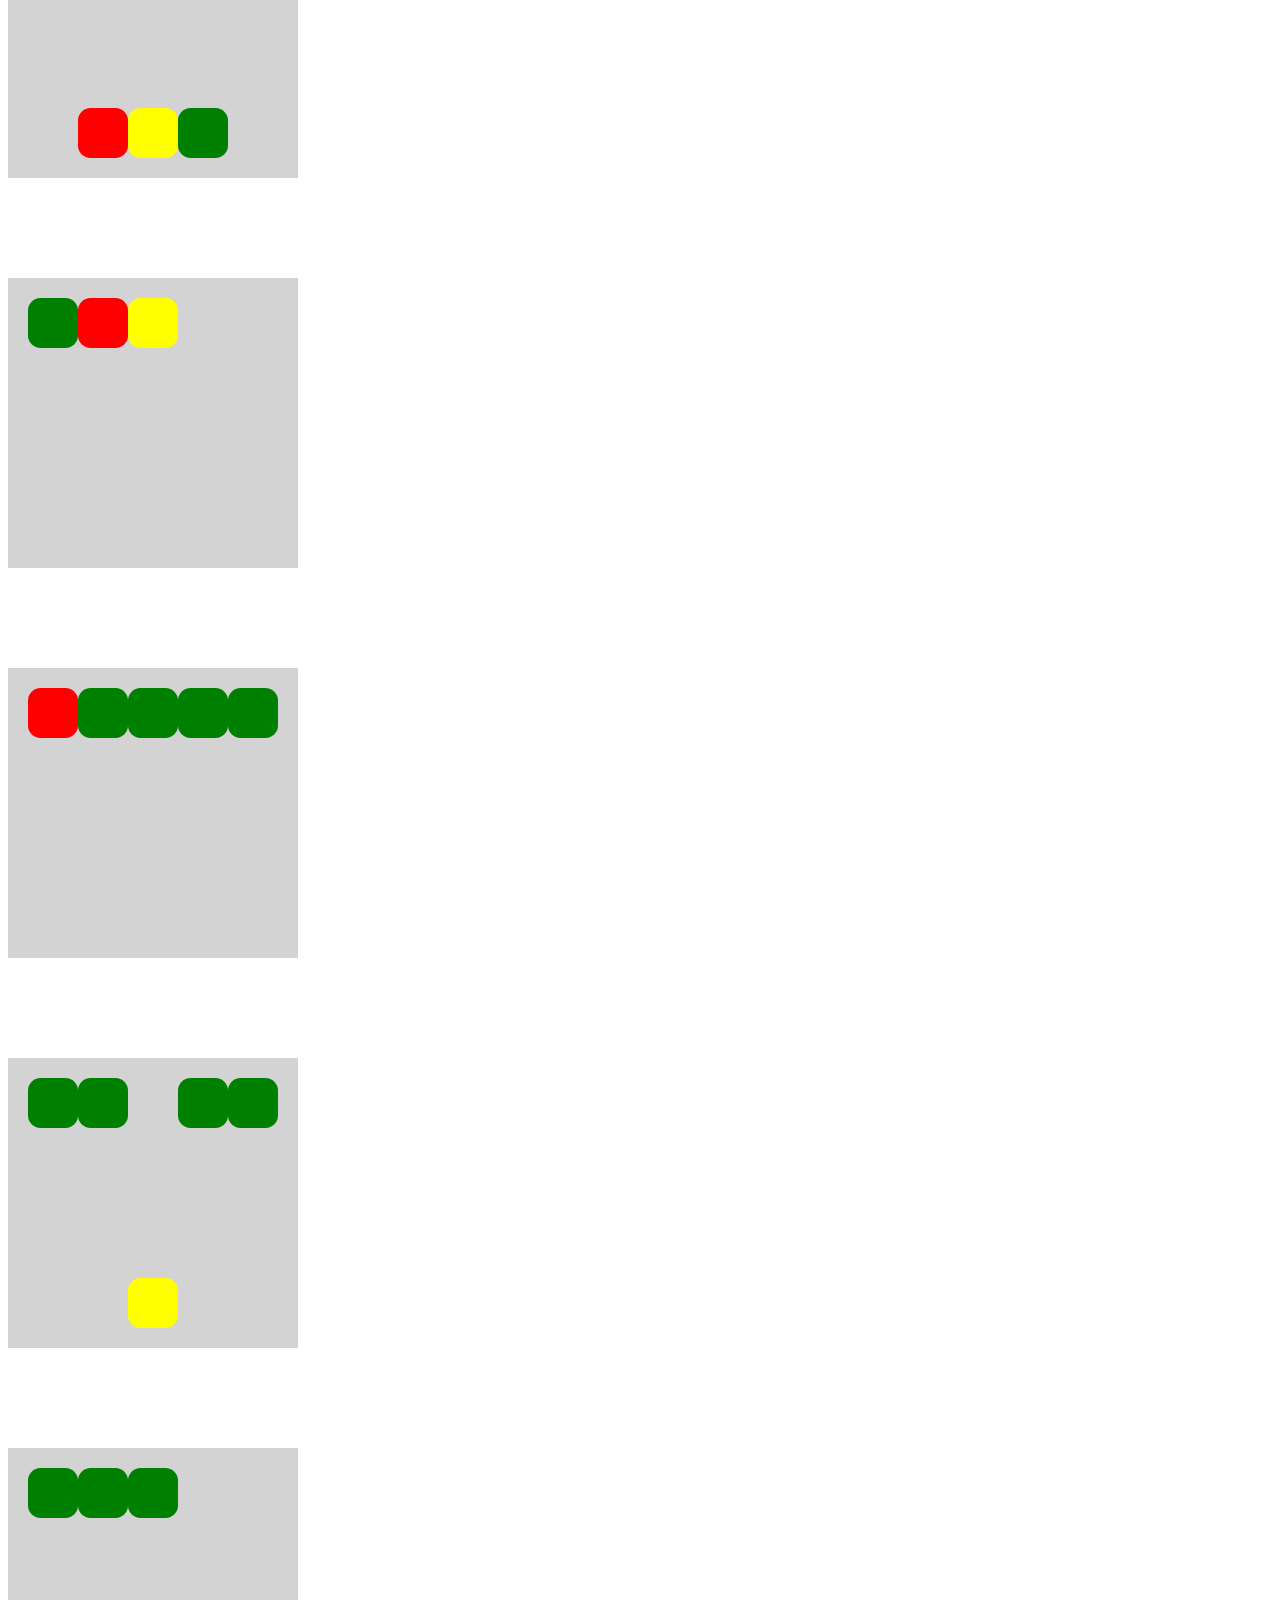
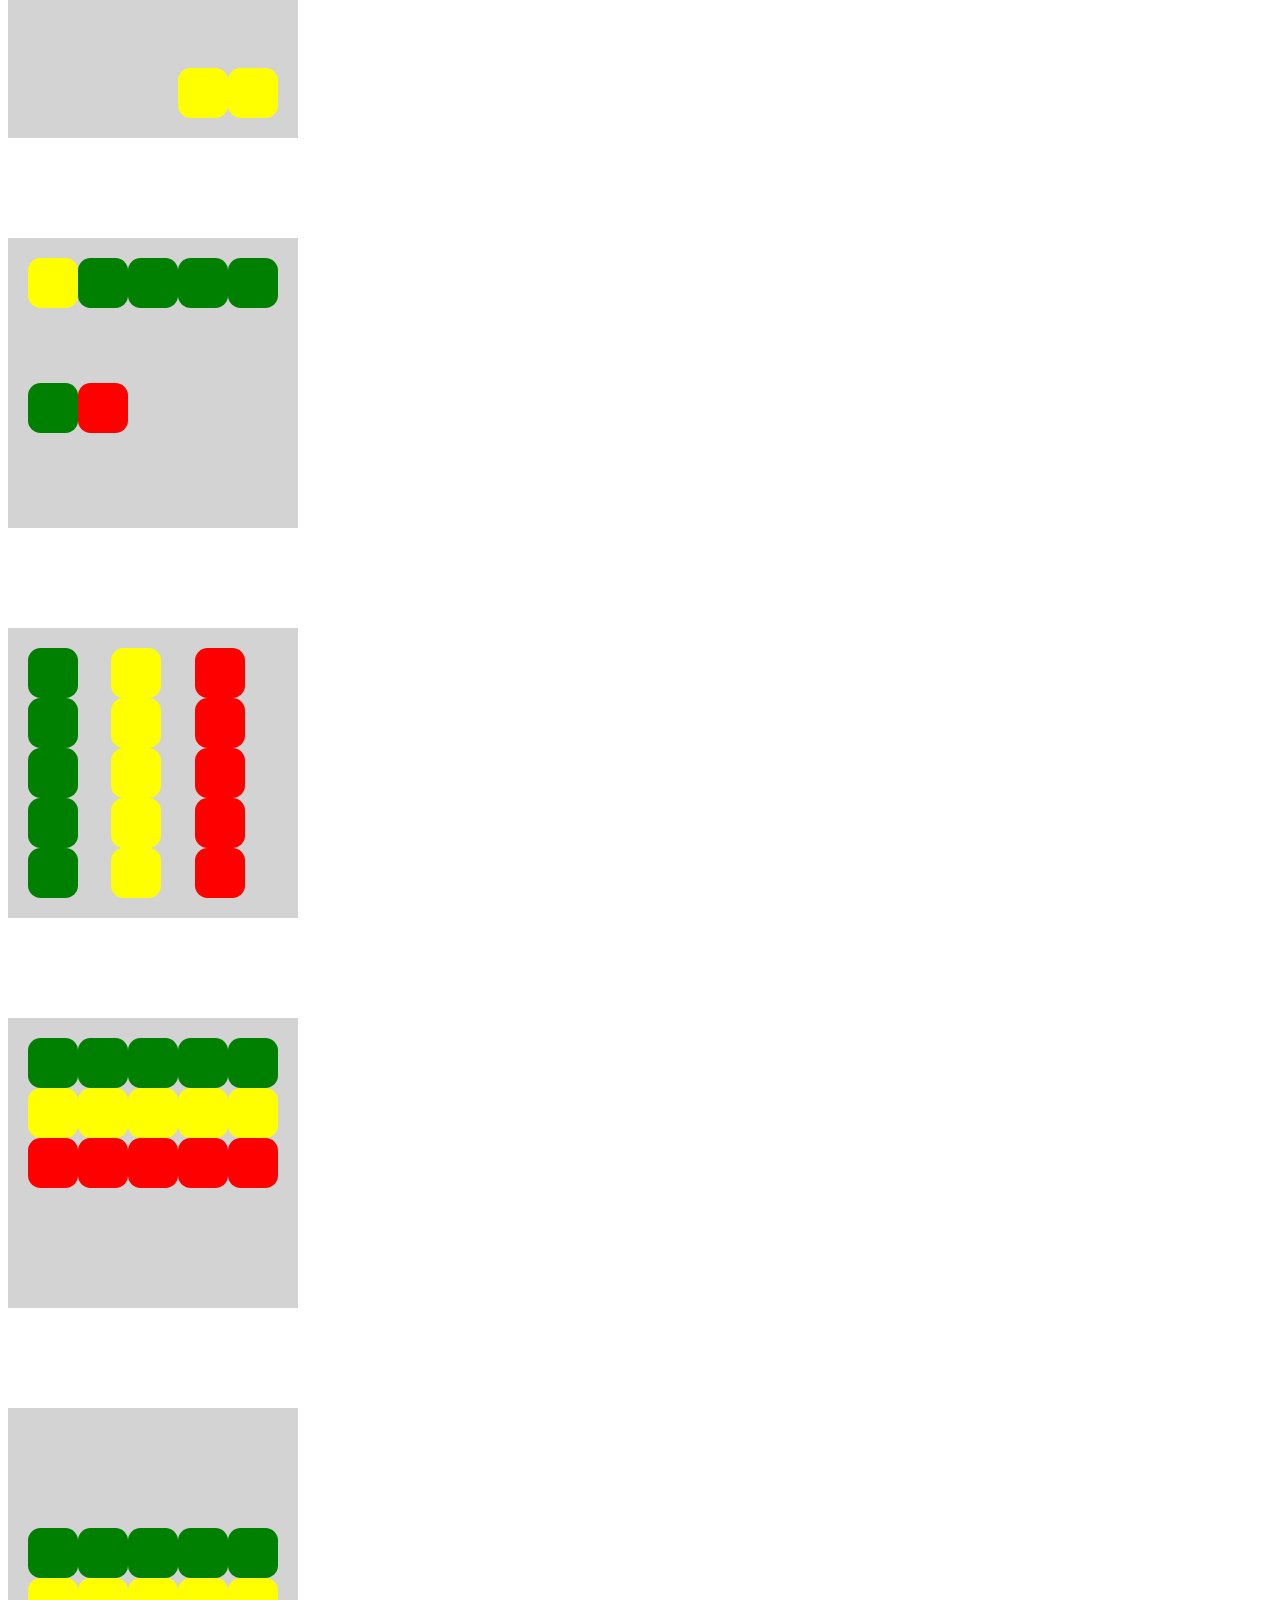
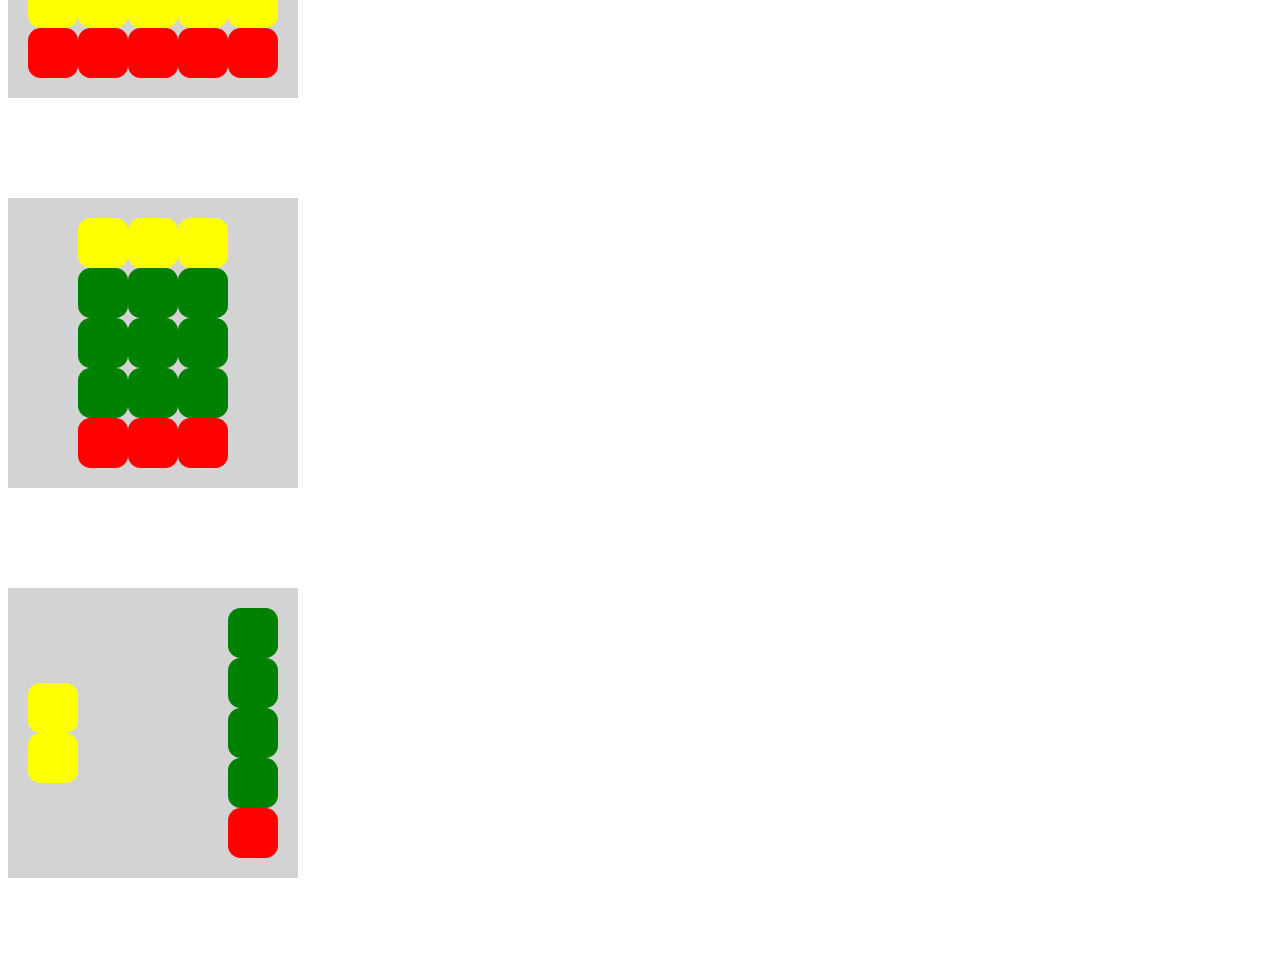
<file: Ficha 3- Flexbox/Ficha3-Flexbox.html>
<!DOCTYPE html>
<html lang="pt">
    <head>
        <meta charset="UTF-8">
        <meta http-equiv="X-UA-Compatible" content="IE=edge">
        <meta name="viewport" content="width=device-width, initial-scale=1.0">        
        <link rel="stylesheet" type="text/css" href="css5.css"/>
        <title>Teste 3</title>
    </head>
    <body>
        <div class="flex-container1">
            <div class="flex-item verde"></div>
        </div>     
       
        <div class="flex-container2 ">
            <div class="flex-item verde"></div>
            <div class="flex-item amarelo"></div>
        </div> 

        <div class="flex-container3 ">
            <div class="flex-item verde"></div>
            <div class="flex-item amarelo"></div>
            <div class="flex-item vermelho"></div>
        </div> 

        <div class="flex-container4 ">
            <div class="flex-item verde"></div>
            <div class="flex-item amarelo"></div>
            <div class="flex-item vermelho"></div>
        </div> 

        <div class="flex-container5 ">
            <div class="flex-item verde"></div>
            <div class="flex-item amarelo"></div>
            <div class="flex-item vermelho"></div>
        </div>

        <div class="flex-container6">
            <div class="flex-item verde"></div>
            <div class="flex-item amarelo"></div>
            <div class="flex-item vermelho"></div>
        </div>  

        <div class="flex-container7">
            <div class="flex-item verde"></div>
            <div class="flex-item amarelo"></div>
            <div class="flex-item vermelho"></div>
        </div> 

        <div class="flex-container8">
            <div class="flex-item verde"></div>
            <div class="flex-item amarelo"></div>
            <div class="flex-item vermelho"></div>
        </div>

        <div class="flex-container9">
            <div class="flex-item verde"></div>
            <div class="flex-item amarelo"></div>
            <div class="flex-item vermelho"></div>
        </div>

        <div class="flex-container10">
            <div class="flex-item verde"></div>
            <div class="flex-item amarelo"></div>
            <div class="flex-item vermelho"></div>
        </div>

        <div class="flex-container11">
            <div class="flex-item verde"></div>
            <div class="flex-item amarelo"></div>
            <div class="flex-item vermelho"></div>
        </div>
        
        <div class="flex-container12">
            <div class="flex-item verde"></div>
            <div class="flex-item amarelo"></div>
            <div class="flex-item vermelho"></div>
        </div>

        <div class="flex-container13">
            <div class="flex-item verde"></div>
            <div class="flex-item amarelo"></div>
            <div class="flex-item vermelho"></div>
        </div>

        <div class="flex-container14">
            <div class="flex-item1 verde"></div>
            <div class="flex-item1 amarelo"></div>
            <div class="flex-item1 vermelho"></div>
        </div>



        <div class="flex-container-Ex2-1">
            <div class="flex-item verde"></div>
            <div class="flex-item verde"></div>
            <div class="flex-item verde"></div>
            <div class="flex-item vermelho ex2-1"></div>
            <div class="flex-item verde"></div>
        </div>

        <div class="flex-container-Ex2-2">
            <div class="flex-item verde"></div>
            <div class="flex-item verde"></div>
            <div class="flex-item amarelo ex2-2"></div>
            <div class="flex-item verde"></div>
            <div class="flex-item verde"></div>
        </div>

        <div class="flex-container-Ex2-3">
            <div class="flex-item amarelo ex2-3"></div>
            <div class="flex-item verde"></div>
            <div class="flex-item amarelo ex2-3"></div>
            <div class="flex-item verde"></div>
            <div class="flex-item verde"></div>
        </div>

        <div class="flex-container-Ex2-4">
            <div class="flex-item amarelo ex2-4-1"></div>
            <div class="flex-item verde ex2-4-1"></div>
            <div class="flex-item verde"></div>
            <div class="flex-item verde"></div>
            <div class="flex-item verde"></div>
            <div class="flex-item verde ex2-4"></div>
            <div class="flex-item vermelho ex2-4"></div>
        </div>

        <div class="flex-container-Ex2-5">
            <div class="flex-item verde"></div>
            <div class="flex-item verde"></div>
            <div class="flex-item verde"></div>
            <div class="flex-item verde"></div>
            <div class="flex-item verde"></div>
            <div class="flex-item amarelo"></div>
            <div class="flex-item amarelo"></div>
            <div class="flex-item amarelo"></div>
            <div class="flex-item amarelo"></div>
            <div class="flex-item amarelo"></div>
            <div class="flex-item vermelho"></div>
            <div class="flex-item vermelho"></div>
            <div class="flex-item vermelho"></div>
            <div class="flex-item vermelho"></div>
            <div class="flex-item vermelho"></div>
        </div>
        
        <div class="flex-container-Ex2-6">
            <div class="flex-item verde"></div>
            <div class="flex-item verde"></div>
            <div class="flex-item verde"></div>
            <div class="flex-item verde"></div>
            <div class="flex-item verde"></div>
            <div class="flex-item amarelo"></div>
            <div class="flex-item amarelo"></div>
            <div class="flex-item amarelo"></div>
            <div class="flex-item amarelo"></div>
            <div class="flex-item amarelo"></div>
            <div class="flex-item vermelho"></div>
            <div class="flex-item vermelho"></div>
            <div class="flex-item vermelho"></div>
            <div class="flex-item vermelho"></div>
            <div class="flex-item vermelho"></div>
        </div>
        

        
        <div class="flex-container-Ex2-7">
            <div class="flex-item verde"></div>
            <div class="flex-item verde"></div>
            <div class="flex-item verde"></div>
            <div class="flex-item verde"></div>
            <div class="flex-item verde"></div>
            <div class="flex-item amarelo"></div>
            <div class="flex-item amarelo"></div>
            <div class="flex-item amarelo"></div>
            <div class="flex-item amarelo"></div>
            <div class="flex-item amarelo"></div>
            <div class="flex-item vermelho"></div>
            <div class="flex-item vermelho"></div>
            <div class="flex-item vermelho"></div>
            <div class="flex-item vermelho"></div>
            <div class="flex-item vermelho"></div>
        </div>

        <div class="flex-container-Ex2-8">
            <div class="flex-item vermelho vex2-6"></div>
            <div class="flex-item verde"></div>
            <div class="flex-item verde"></div>
            <div class="flex-item verde"></div>
            <div class="flex-item amarelo aex2-6"></div>
            <div class="flex-item vermelho vex2-6"></div>
            <div class="flex-item verde"></div>
            <div class="flex-item verde"></div>
            <div class="flex-item verde"></div>
            <div class="flex-item amarelo aex2-6"></div>
            <div class="flex-item vermelho vex2-6"></div>
            <div class="flex-item verde"></div>
            <div class="flex-item verde"></div>
            <div class="flex-item verde"></div>
            <div class="flex-item amarelo aex2-6"></div>
        </div>
        
        <div class="flex-container-Ex2-9">
            <div class="flex-item vermelho"></div>
            <div class="flex-item verde"></div>
            <div class="flex-item verde"></div>
            <div class="flex-item verde"></div>
            <div class="flex-item verde"></div>
            <div class="flex-item amarelo ex2-9"></div>
            <div class="flex-item amarelo ex2-9"></div>
        </div>
    </body>
</html>
</file>
<file: Ficha-09/main.css>
*,
*::before,
*::after {
  margin: 0;
  padding: 0;
  box-sizing: inherit;
}

html {
  box-sizing: border-box;
  font-size: 62.5%;
}
@media only screen and (max-width: 75em) {
  html {
    font-size: 50%;
  }
}

body {
  font-family: "Nunito", sans-serif;
  color: #5b7772;
  font-weight: 300;
  line-height: 1.6;
}

.container {
  display: grid;
  grid-template-rows: 80vh -webkit-min-content 40vw repeat(3, -webkit-min-content);
  grid-template-rows: 80vh min-content 40vw repeat(3, min-content);
  grid-template-columns: [sidebar-start] 8rem [sidebar-end full-start] minmax(6rem, 1fr) [center-start] repeat(8, [col-start] minmax(-webkit-min-content, 14rem) [col-end]) [center-end] minmax(6rem, 1fr) [full-end];
  grid-template-columns: [sidebar-start] 8rem [sidebar-end full-start] minmax(6rem, 1fr) [center-start] repeat(8, [col-start] minmax(min-content, 14rem) [col-end]) [center-end] minmax(6rem, 1fr) [full-end];
}

.heading-1 {
  font-family: "Josefin Sans", sans-serif;
  font-weight: 400;
  font-size: 4.5rem;
  color: #f9f7f6;
  line-height: 1;
}

.heading-2 {
  font-family: "Josefin Sans", sans-serif;
  font-weight: 400;
  font-size: 4rem;
  font-style: italic;
  line-height: 1;
}
.heading-2--light {
  color: #f9f7f6;
}
.heading-2--dark {
  color: #007460;
}

.heading-3 {
  font-family: "Josefin Sans", sans-serif;
  font-weight: 400;
  font-size: 1.6rem;
  color: #009E74;
  text-transform: uppercase;
}

.heading-4 {
  font-family: "Josefin Sans", sans-serif;
  font-weight: 400;
  font-size: 1.9rem;
}
.heading-4--light {
  color: #f9f7f6;
}
.heading-4--dark {
  color: #007460;
}

.btn {
  background-color: #009E74;
  color: #fff;
  border: none;
  border-radius: 0;
  font-family: "Josefin Sans", sans-serif;
  font-size: 1.5rem;
  text-transform: uppercase;
  padding: 1.8rem 3rem;
  cursor: pointer;
  transition: all 0.2s;
}
.btn:hover {
  background-color: #00826b;
}

.empreendedores {
  background-color: #101d2c;
  grid-column: col-start 7/full-end;
  padding: 3rem;
  display: grid;
  align-content: center;
  justify-content: center;
  justify-items: center;
  grid-row-gap: 2rem;
}
.empreendedores__list {
  display: grid;
  grid-template-columns: -webkit-min-content -webkit-max-content;
  grid-template-columns: min-content max-content;
  grid-column-gap: 2rem;
  grid-row-gap: 5vh;
  align-items: center;
}
.empreendedores__img {
  width: 7rem;
  border-radius: 50%;
  display: block;
}
.empreendedores__sold {
  text-transform: uppercase;
  color: #aaa;
  margin-top: -3px;
}

.features {
  grid-column: center-start/center-end;
  margin: 15rem 0;
  display: grid;
  grid-template-columns: repeat(auto-fit, minmax(25rem, 1fr));
  gap: 6rem;
}

.feature {
  display: grid;
  grid-template-columns: -webkit-min-content 1fr;
  grid-template-columns: min-content 1fr;
  grid-row-gap: 1.5rem;
  grid-column-gap: 2.5rem;
}
.feature__icon {
  fill: #009E74;
  width: 4.5rem;
  height: 4.5rem;
  grid-row: 1/span 2;
  transform: translateY(-1rem);
}
.feature__text {
  font-size: 1.7rem;
}

.story__pictures {
  background-color: #009E74;
  grid-column: full-start/col-end 4;
  background-image: linear-gradient(rgba(0, 158, 116, 0.5), rgba(0, 158, 116, 0.5)), url(./img/back.jpg);
  background-size: cover;
  display: grid;
  grid-template-rows: repeat(6, 1fr);
  grid-template-columns: repeat(6, 1fr);
  align-items: center;
}
.story__img--1 {
  width: 100%;
  grid-row: 2/6;
  grid-column: 2/6;
  box-shadow: 0 2rem 5rem rgba(0, 0, 0, 0.1);
}
.story__img--2 {
  width: 115%;
  grid-row: 4/6;
  grid-column: 4/7;
  z-index: 20;
  box-shadow: 0 2rem 5rem rgba(0, 0, 0, 0.2);
}
.story__content {
  background-color: #f9f7f6;
  grid-column: col-start 5/full-end;
  padding: 6rem 8vw;
  display: flex;
  flex-direction: column;
  justify-content: center;
  align-items: flex-start;
}
.story__content h2 {
  margin-bottom: 3rem;
}
.story__content h3 {
  margin-bottom: 2rem;
}
.story__text {
  font-size: 1.5rem;
  font-style: italic;
  margin-bottom: 4rem;
}

.projetos {
  grid-column: center-start/center-end;
  margin: 15rem 0;
  display: grid;
  grid-template-columns: repeat(auto-fit, minmax(25rem, 1fr));
  grid-gap: 7rem;
}
.projetos .projeto {
  background-color: #f9f7f6;
  display: grid;
  grid-template-columns: repeat(2, 1fr);
  grid-row-gap: 3.5rem;
}
.projetos .projeto__img {
  width: 100%;
  grid-row: 1/2;
  grid-column: 1/-1;
  z-index: 1;
}
.projetos .projeto__like {
  grid-row: 1/2;
  grid-column: 2/3;
  fill: #009E74;
  height: 2.5rem;
  width: 2.5rem;
  z-index: 2;
  justify-self: end;
  margin: 1rem;
}
.projetos .projeto__name {
  grid-row: 1/2;
  grid-column: 1/-1;
  justify-self: center;
  align-self: end;
  z-index: 3;
  width: 80%;
  font-family: "Josefin Sans", sans-serif;
  font-size: 1.6rem;
  text-align: center;
  padding: 1.25rem;
  background-color: #101d2c;
  color: #fff;
  font-weight: 400;
  transform: translateY(50%);
}
.projetos .projeto__location, .projetos .projeto__rooms, .projetos .projeto__area, .projetos .projeto__price {
  font-size: 1.5rem;
  margin-left: 2rem;
  display: flex;
  align-items: center;
}
.projetos .projeto__location svg, .projetos .projeto__rooms svg, .projetos .projeto__area svg, .projetos .projeto__price svg {
  fill: #009E74;
  height: 2rem;
  width: 2rem;
  margin-right: 1rem;
}
.projetos .projeto__btn {
  grid-column: 1/-1;
}

.gallery {
  background-color: #f9f7f6;
  grid-column: full-start/full-end;
  display: grid;
  grid-template-columns: repeat(8, 1fr);
  grid-template-rows: repeat(7, 5vw);
  gap: 1.5rem;
  padding: 1.5rem;
}
.gallery_img {
  width: 100%;
  height: 100%;
  -o-object-fit: cover;
     object-fit: cover;
  display: block;
}
.gallery__item--1 {
  grid-row: 1/span 2;
  grid-column: 1/span 2;
}
.gallery__item--2 {
  grid-row: 1/span 3;
  grid-column: 3/span 3;
}
.gallery__item--3 {
  grid-row: 1/span 2;
  grid-column: 6/7;
}
.gallery__item--4 {
  grid-row: 1/span 2;
  grid-column: 7/-1;
}
.gallery__item--5 {
  grid-row: 3/span 3;
  grid-column: 1/span 2;
}
.gallery__item--6 {
  grid-row: 4/span 2;
  grid-column: 3/span 2;
}
.gallery__item--7 {
  grid-row: 4/5;
  grid-column: 5/6;
}
.gallery__item--8 {
  grid-row: 3/span 2;
  grid-column: 6/span 2;
}
.gallery__item--9 {
  grid-row: 3/span 3;
  grid-column: 8/-1;
}
.gallery__item--10 {
  grid-row: 6/span 2;
  grid-column: 1/2;
}
.gallery__item--11 {
  grid-row: 6/span 2;
  grid-column: 2/span 2;
}
.gallery__item--12 {
  grid-row: 6/span 2;
  grid-column: 4/5;
}
.gallery__item--13 {
  grid-row: 5/span 3;
  grid-column: 5/span 3;
}
.gallery__item--14 {
  grid-row: 6/span 2;
  grid-column: 8/-1;
}

.sidebar {
  background-color: #009E74;
  grid-column: sidebar-start/sidebar-end;
  grid-row: 1/-1;
  display: flex;
  justify-content: center;
  padding: 1rem;
  font-size: 4rem;
  color: #fff;
}

.header {
  background-color: #007460;
  grid-column: full-start/col-end 6;
  padding: 8rem;
  padding-top: 4rem;
  background-image: linear-gradient(rgba(16, 29, 44, 0.93), rgba(16, 29, 44, 0.93)), url(./img/hero.jpeg);
  background-size: cover;
  background-position: center;
  display: grid;
  grid-template-rows: 1fr -webkit-min-content minmax(6rem, -webkit-min-content) 1fr;
  grid-template-rows: 1fr min-content minmax(6rem, min-content) 1fr;
  grid-template-columns: minmax(-webkit-min-content, -webkit-max-content);
  grid-template-columns: minmax(min-content, max-content);
  grid-row-gap: 1.5rem;
  justify-content: center;
}
.header__patrocinadores-logos {
  display: grid;
  grid-template-columns: repeat(4, 1fr);
  grid-column-gap: 3rem;
  justify-items: center;
  align-items: center;
}
.header__patrocinadores-logos img {
  max-height: 2.5rem;
  max-width: 100%;
  filter: brightness(70%);
}
.header__patrocinadores-text {
  display: grid;
  grid-template-columns: 1fr -webkit-max-content 1fr;
  grid-template-columns: 1fr max-content 1fr;
  grid-column-gap: 1.5rem;
  align-items: center;
  font-size: 1.6rem;
  color: #aaa;
}
.header__patrocinadores-text::before, .header__patrocinadores-text::after {
  content: "";
  height: 1px;
  display: block;
  background-color: currentColor;
}
.header__logo {
  height: 5rem;
  justify-self: center;
}
.header__btn {
  align-self: start;
  justify-self: start;
}

.footer {
  background-color: #101d2c;
  grid-column: full-start/full-end;
  padding: 8rem;
}

.nav {
  display: grid;
  grid-template-columns: repeat(6, 1fr);
  gap: 2rem;
  align-items: center;
  list-style: none;
}
.nav__link:link, .nav__link:visited {
  display: block;
  padding: 1.5rem;
  transition: all 0.2s;
  text-align: center;
  text-transform: uppercase;
  font-family: "Josefin Sans", sans-serif;
  font-size: 1.4rem;
  color: #fff;
  text-decoration: none;
}
.nav__link:hover, .nav__link:active {
  transform: translateY(-3px);
  background-color: rgba(255, 255, 255, 0.05);
}

.copyright {
  display: flex;
  justify-content: center;
  margin-top: 6rem;
  font-size: 1.4rem;
  color: #aaa;
}/*# sourceMappingURL=main.css.map */
</file>
<file: Ficha 04-5-Website com flexbox/css7.css>
* {
    margin: 0;
    padding: 0;
}
body {
    font-family: Arial, Helvetica, sans-serif;
    font-size: 14px;
    line-height: 1.6;
    color: rgb(46, 121, 243);
}

#fundo {
    background-image: url(https://blogdolojista.com.br/wp-content/uploads/2018/05/office.jpg);
    background-size: cover;
    width: 75%;
    height: 80vh;
    display: flex;
    flex-direction: column;
    align-items: center;
    justify-content: center;
    text-align: center;
}

#fundo .button {
    text-decoration: none;
    color: rgb(46, 121, 243);
    border: rgb(46, 121, 243) 1px solid;
    padding: 10px 20px;
    border-radius: 10px;
    margin-top: 40px;
}
#fundo .button:hover {
    background-color: rgb(46, 121, 243);
    color: rgb(255, 255, 255);
}

.painel {
    width: 200px;
    height: 200px;
    margin: 40px;
    padding: 40px;
    box-shadow: 0 0 40px 0 rgba(0, 0, 0, 0.5);
    text-align: justify;
    overflow: hidden;
    color: gray;
}

.painel .painel_titulo {
    color: steelblue;
    margin-bottom: 20px;
    text-align: center;
}

.flexbox{
    display: flex;
    flex-direction: column;
    align-items: center;
}
.flexcontainer{
    display: flex;
    flex-wrap: wrap;
    justify-content: center;
    margin-left: 250px;
    margin-right: 250px ;
}
</file>
<file: Ficha 3- Flexbox/css5.css>
.flex-container1{
    padding: 20px;
    margin-bottom: 100px;
    width: 250px;
    height: 250px;
    display: flex;
    background-color: lightgrey;
    flex-direction: row-reverse;
}

.flex-item{
    width: 50px;
    height: 50px;
    border-radius: 25%;
}

.flex-item1{
    width: 50px;
    height: 50px;
    border-radius: 25%;
}

.verde{
    background-color: green;
}

.amarelo{
    background-color: yellow;
}

.vermelho{
    background-color: red;
}

.flex-container2{
    padding: 20px;
    margin-bottom: 100px;
    width: 250px;
    height: 250px;
    display: flex;
    background-color: lightgrey;
    flex-direction: row;
    justify-content: center;    
}

.flex-container4{
    padding: 20px;
    margin-bottom: 100px;
    width: 250px;
    height: 250px;
    display: flex;
    background-color: lightgrey;
    flex-direction: row;
    justify-content: space-between;  
}

.flex-container3{
    padding: 20px;
    margin-bottom: 100px;
    width: 250px;
    height: 250px;
    display: flex;
    background-color: lightgrey;
    flex-direction: row;
    justify-content: space-around;  
}

.flex-container5{
    padding: 20px;
    margin-bottom: 100px;
    width: 250px;
    height: 250px;
    display: flex;
    background-color: lightgrey;
    flex-direction: row;
    align-items: flex-end;
}

.flex-container6{
    padding: 20px;
    margin-bottom: 100px;
    width: 250px;
    height: 250px;
    display: flex;
    background-color: lightgrey;
    flex-direction: row;
    align-items: center;
    justify-content: center;    
}

.flex-container7{
    padding: 20px;
    margin-bottom: 100px;
    width: 250px;
    height: 250px;
    display: flex;
    background-color: lightgrey;
    flex-direction: row;
    align-items: flex-end;
    justify-content: space-around;    
}

.flex-container8{
    padding: 20px;
    margin-bottom: 100px;
    width: 250px;
    height: 250px;
    display: flex;
    background-color: lightgrey;
    flex-direction: row-reverse;
}

.flex-container9{
    padding: 20px;
    margin-bottom: 100px;
    width: 250px;
    height: 250px;
    display: flex;
    background-color: lightgrey;
    flex-direction: column;
}

.flex-container10{
    padding: 20px;
    margin-bottom: 100px;
    width: 250px;
    height: 250px;
    display: flex;
    background-color: lightgrey;
    flex-direction: row-reverse;
    justify-content: flex-end;
}

.flex-container11{
    padding: 20px;
    margin-bottom: 100px;
    width: 250px;
    height: 250px;
    display: flex;
    background-color: lightgrey;
    flex-direction: column;
    justify-content: flex-end;
}


.flex-container12{
    padding: 20px;
    margin-bottom: 100px;
    width: 250px;
    height: 250px;
    display: flex;
    background-color: lightgrey;
    flex-direction: column-reverse;
    justify-content:space-between;
}


.flex-container13{
    padding: 20px;
    margin-bottom: 100px;
    width: 250px;
    height: 250px;
    display: flex;
    background-color: lightgrey;
    flex-direction: row-reverse;
    align-items: flex-end;
    justify-content:center;
}

.flex-container14{
    padding: 20px;
    margin-bottom: 100px;
    width: 250px;
    height: 250px;
    display: flex;
    background-color: lightgrey;
    flex-direction: row;
}

.flex-item1:nth-of-type(1) { order: 1; }
.flex-item1:nth-of-type(2) { order: 3; }
.flex-item1:nth-of-type(3) { order: 2; }


/*EX2----------------------------------*/

.flex-container-Ex2-1{
    padding: 20px;
    margin-bottom: 100px;
    width: 250px;
    height: 250px;
    display: flex;
    background-color: lightgrey;
    flex-direction: row;
}

.ex2-1{order: -1;}


.flex-container-Ex2-2{
    padding: 20px;
    margin-bottom: 100px;
    width: 250px;
    height: 250px;
    display: flex;
    background-color: lightgrey;
    flex-direction: row;
}

.ex2-2{
    align-self: flex-end;
}


.flex-container-Ex2-3{
    padding: 20px;
    margin-bottom: 100px;
    width: 250px;
    height: 250px;
    display: flex;
    background-color: lightgrey;
    flex-direction: row;
}

.ex2-3{
    order: 1;
    align-self: flex-end;
}


.flex-container-Ex2-4{
    padding: 20px;
    margin-bottom: 100px;
    width: 250px;
    height: 250px;
    display: flex;
    flex-wrap: wrap;
    background-color: lightgrey;
    flex-direction: row;
    align-content: stretch;

}

.flex-container-Ex2-5{
    padding: 20px;
    margin-bottom: 100px;
    width: 250px;
    height: 250px;
    display: flex;
    flex-wrap: wrap;
    background-color: lightgrey;
    flex-direction: column;
}

.flex-container-Ex2-6{
    padding: 20px;
    margin-bottom: 100px;
    width: 250px;
    height: 250px;
    display: flex;
    flex-wrap: wrap;
    background-color: lightgrey;
    flex-direction: row;
    align-content: flex-start;
}

.flex-container-Ex2-7{
    padding: 20px;
    margin-bottom: 100px;
    width: 250px;
    height: 250px;
    display: flex;
    flex-wrap: wrap;
    background-color: lightgrey;
    flex-direction: row;
    align-content: flex-end;
}



.flex-container-Ex2-8{
    padding: 20px;
    margin-bottom: 100px;
    width: 250px;
    height: 250px;
    display: flex;
    flex-wrap: wrap;
    background-color: lightgrey;
    flex-direction: column-reverse;
    align-content: center;
}

.flex-container-Ex2-9{
    padding: 20px;
    margin-bottom: 100px;
    width: 250px;
    height: 250px;
    display: flex;
    flex-wrap:wrap-reverse;
    background-color: lightgrey;
    flex-direction: column-reverse;
    justify-content: center;
    align-content: space-between;
}
</file>
